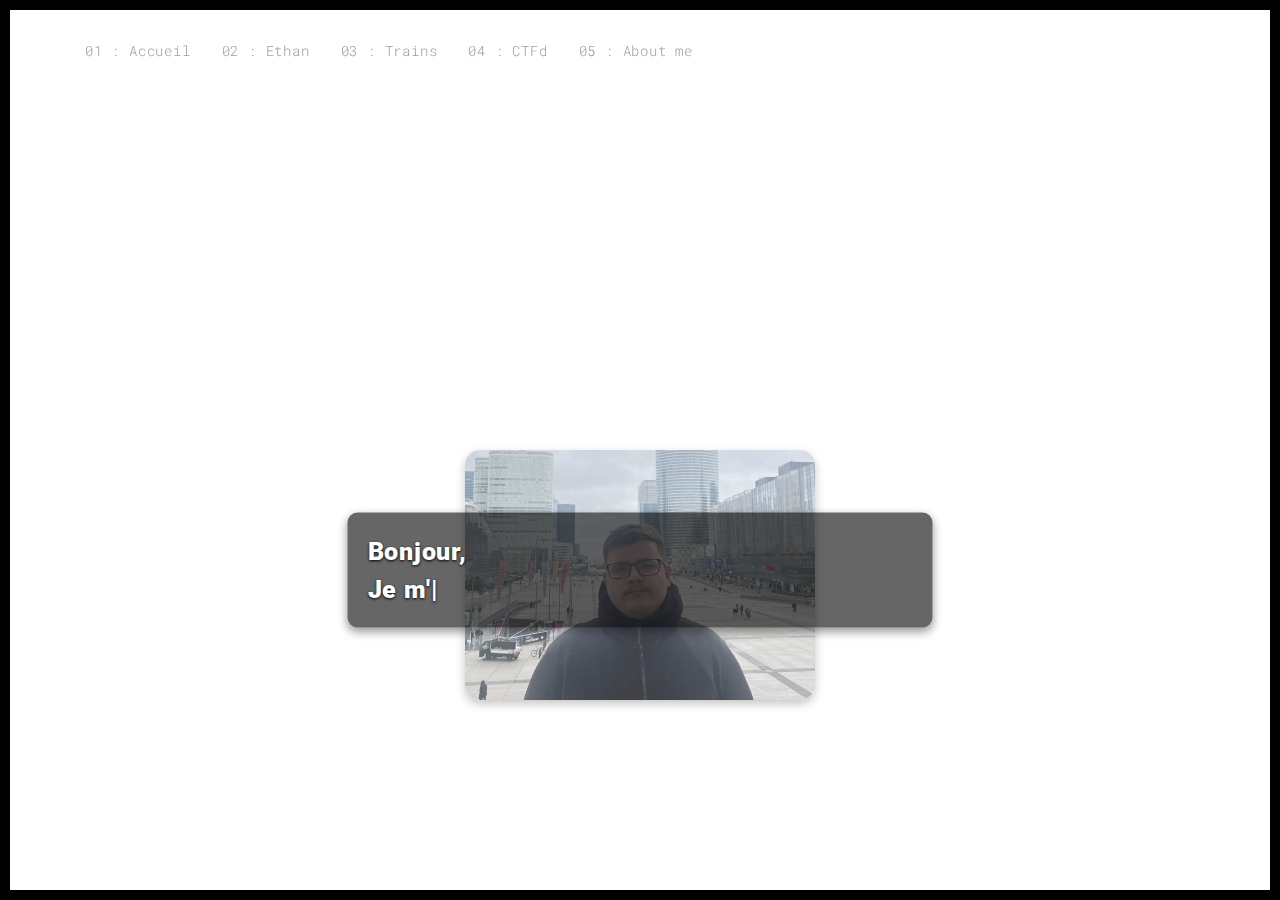
<file: index.html>
<!DOCTYPE html>
<html lang="en">

<head>
  <meta charset="UTF-8">
  <meta content="IE=edge" http-equiv="X-UA-Compatible">
  <meta content="width=device-width,initial-scale=1" name="viewport">
  <meta content="description" name="description">
  <meta name="google" content="notranslate" />
  <meta content="Mashup templates have been developped by Orson.io team" name="author">

  <!-- Disable tap highlight on IE -->
  <meta name="msapplication-tap-highlight" content="no">
  
  <link rel="apple-touch-icon" sizes="180x180" href="./assets/apple-icon-180x180.png">
  <link href="./assets/favicon.ico" rel="icon">

  <title>Portfolio-acceuil</title>

<link href="./main.3f6952e4.css" rel="stylesheet"></head>

<body class="minimal">
<div id="site-border-left"></div>
<div id="site-border-right"></div>
<div id="site-border-top"></div>
<div id="site-border-bottom"></div>
<!-- Add your content of header -->
<header>
  <nav class="navbar  navbar-fixed-top navbar-inverse">
    <div class="container">
        <button type="button" class="navbar-toggle collapsed" data-toggle="collapse" data-target="#navbar-collapse" aria-expanded="false">
          <span class="sr-only">Toggle navigation</span>
          <span class="icon-bar"></span>
          <span class="icon-bar"></span>
          <span class="icon-bar"></span>
        </button>

      <div class="collapse navbar-collapse" id="navbar-collapse">
        <ul class="nav navbar-nav ">
          <li><a href="./index.html" title="">01 : Accueil</a></li>
          <li><a href="./works.html" title="">02 : Ethan</a></li>
          <li><a href="./contact.html" title="">03 : Trains</a></li>
          <li><a href="./components.html" title="">04 : CTFd</a></li>
          <li><a href="./about.html" title="">05 : About me</a></li>
        </ul>


      </div> 
    </div>
  </nav>
</header>
<!-- Add your site or app content here -->
<div class="hero-full-container video-background-container white-text-container">
  <!-- Vidéo en arrière-plan -->
  <video autoplay loop muted playsinline class="video-background">
    <source src="https://i.giphy.com/media/v1.Y2lkPTc5MGI3NjExMzVxeDh6c2Iyb2pxeHZhZGJjNG41MXJscXR2ZWx5dDFqcWw2NzJnbCZlcD12MV9pbnRlcm5hbF9naWZfYnlfaWQmY3Q9Zw/sRFEa8lbeC7zbcIZZR/giphy.mp4" type="video/mp4">
    Votre navigateur ne supporte pas les vidéos HTML5.
  </video>

  <!-- Contenu de la page -->
  <div class="hero-full-container video-background-container white-text-container">
    <!-- Vidéo en arrière-plan -->
    <video autoplay loop muted playsinline class="video-background">
      <source src="https://i.giphy.com/media/v1.Y2lkPTc5MGI3NjExMzVxeDh6c2Iyb2pxeHZhZGJjNG41MXJscXR2ZWx5dDFqcWw2NzJnbCZlcD12MV9pbnRlcm5hbF9naWZfYnlfaWQmY3Q9Zw/sRFEa8lbeC7zbcIZZR/giphy.mp4" type="video/mp4">
      Votre navigateur ne supporte pas les vidéos HTML5.
    </video>

    <!-- Contenu de la page -->
    <div class="container">
      <div class="row">
        <div class="col-xs-12">
          <div class="hero-full-wrapper">
            <!-- Image au-dessus de l'encadrement -->
            <img src="./assets/images/profil2.jpg" alt="Profile Picture" class="profile-image">

            <!-- Encadrement noir semi-transparent -->
            <div class="text-overlay">
              <div class="text-content">
                <h1>Bonjour,<br>
                  <span id="typed-strings">
                  <span>Je m'apelle Omer Tilki</span>
                  <span>Développeur informatique</span>
                  <span>Actuellement étudiant</span>
                </span>
                  <span id="typed"></span>
                </h1>
              </div>
            </div>
          </div>
        </div>
      </div>
    </div>
  </div>




  <script>
  document.addEventListener("DOMContentLoaded", function (event) {
     type();
     movingBackgroundImage();
  });
</script>


<script type="text/javascript" src="./main.70a66962.js"></script></body>

</html>
</file>
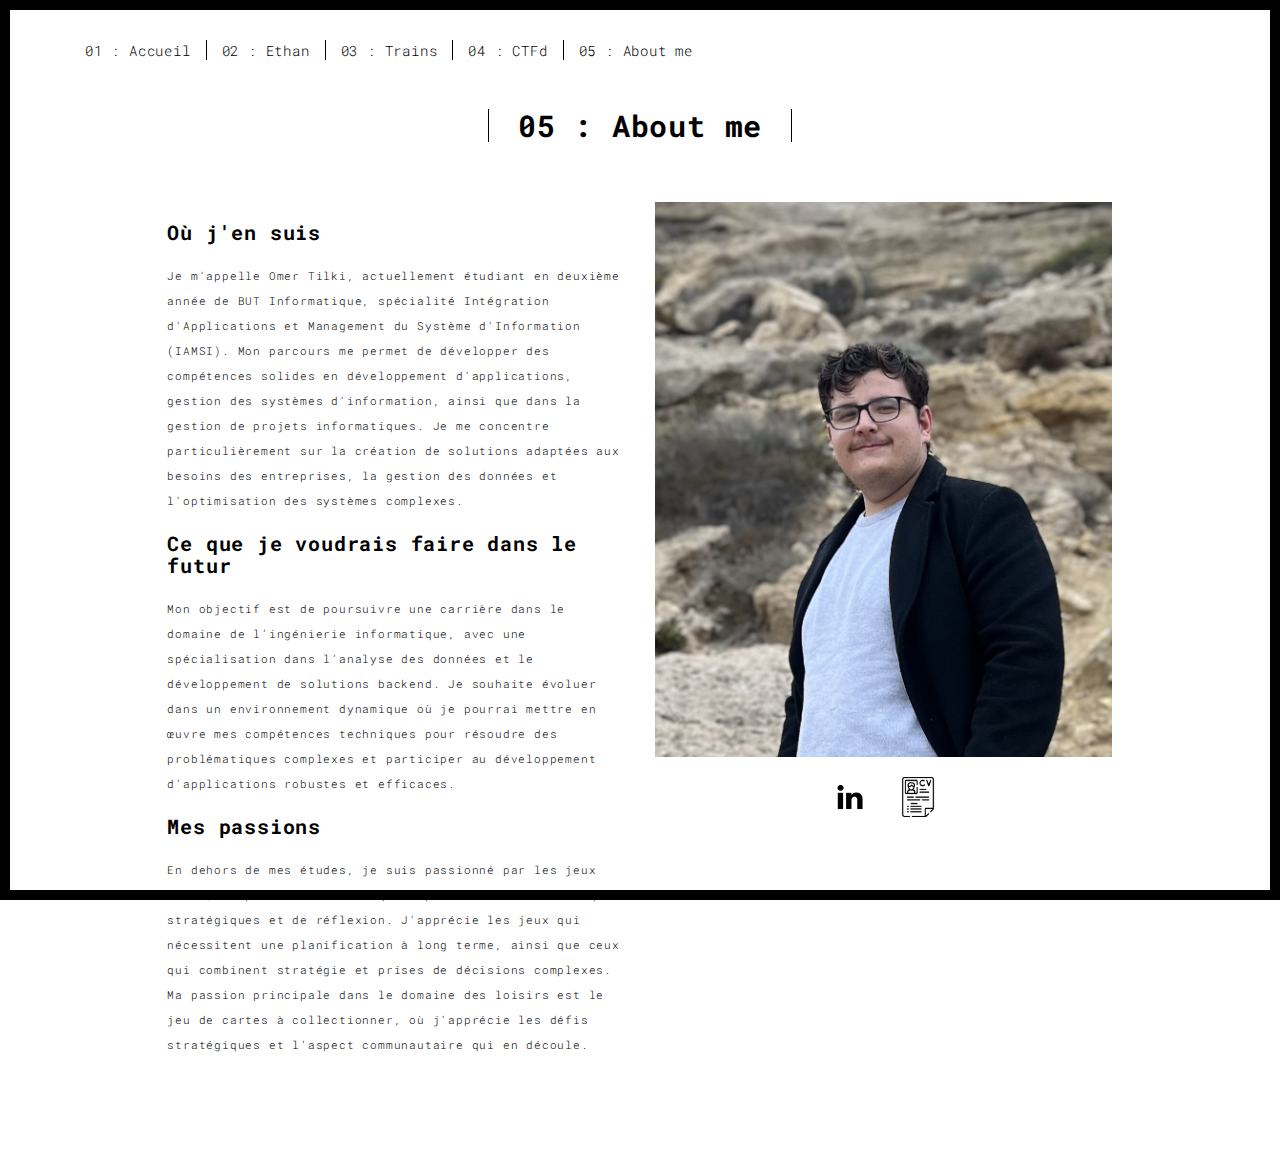
<file: about.html>
<!DOCTYPE html>
<html lang="en">

<head>
  <meta charset="UTF-8">
  <meta content="IE=edge" http-equiv="X-UA-Compatible">
  <meta content="width=device-width,initial-scale=1" name="viewport">
  <meta content="description" name="description">
  <meta name="google" content="notranslate" />
  <meta content="Mashup templates have been developped by Orson.io team" name="author">

  <!-- Disable tap highlight on IE -->
  <meta name="msapplication-tap-highlight" content="no">

  <link rel="apple-touch-icon" sizes="180x180" href="./assets/apple-icon-180x180.png">
  <link href="./assets/favicon.ico" rel="icon">

  <title>Portfolio-About me</title>

  <link href="./main.3f6952e4.css" rel="stylesheet">
</head>

<body class="">
<div id="site-border-left"></div>
<div id="site-border-right"></div>
<div id="site-border-top"></div>
<div id="site-border-bottom"></div>
<!-- Add your content of header -->
<header>
  <nav class="navbar  navbar-fixed-top navbar-default">
    <div class="container">
      <button type="button" class="navbar-toggle collapsed" data-toggle="collapse" data-target="#navbar-collapse" aria-expanded="false">
        <span class="sr-only">Toggle navigation</span>
        <span class="icon-bar"></span>
        <span class="icon-bar"></span>
        <span class="icon-bar"></span>
      </button>

      <div class="collapse navbar-collapse" id="navbar-collapse">
        <ul class="nav navbar-nav ">
          <li><a href="./index.html" title="">01 : Accueil</a></li>
          <li><a href="./works.html" title="">02 : Ethan</a></li>
          <li><a href="./contact.html" title="">03 : Trains</a></li>
          <li><a href="./components.html" title="">04 : CTFd</a></li>
          <li><a href="./about.html" title="">05 : About me</a></li>
        </ul>
      </div>
    </div>
  </nav>
</header>

<div class="section-container">
  <div class="container">
    <div class="row">
      <div class="col-xs-12">
        <div class="section-container-spacer text-center">
          <h1 class="h2">05 : About me</h1>
        </div>

        <div class="row">
          <div class="col-md-10 col-md-offset-1">
            <div class="row">
              <div class="col-xs-12 col-md-6">
                <h3>Où j'en suis</h3>
                <p>Je m'appelle Omer Tilki, actuellement étudiant en deuxième année de BUT Informatique, spécialité Intégration d'Applications et Management du Système d'Information (IAMSI). Mon parcours me permet de développer des compétences solides en développement d'applications, gestion des systèmes d'information, ainsi que dans la gestion de projets informatiques. Je me concentre particulièrement sur la création de solutions adaptées aux besoins des entreprises, la gestion des données et l'optimisation des systèmes complexes.</p>
                <h3>Ce que je voudrais faire dans le futur</h3>
                <p>Mon objectif est de poursuivre une carrière dans le domaine de l’ingénierie informatique, avec une spécialisation dans l’analyse des données et le développement de solutions backend. Je souhaite évoluer dans un environnement dynamique où je pourrai mettre en œuvre mes compétences techniques pour résoudre des problématiques complexes et participer au développement d’applications robustes et efficaces.</p>
                <h3>Mes passions</h3>
                <p>En dehors de mes études, je suis passionné par les jeux vidéo, en particulier ceux qui reposent sur des mécaniques stratégiques et de réflexion. J'apprécie les jeux qui nécessitent une planification à long terme, ainsi que ceux qui combinent stratégie et prises de décisions complexes. Ma passion principale dans le domaine des loisirs est le jeu de cartes à collectionner, où j'apprécie les défis stratégiques et l’aspect communautaire qui en découle.</p>
              </div>
              <div class="col-xs-12 col-md-6">
                <img src="./assets/images/profil.png" class="img-responsive" alt="">

                <!-- Social media links -->
                <div class="social-links" style="text-align: center; margin-top: 20px;">
                  <a href="https://fr.linkedin.com/in/omer-tilki-2289a62aa" target="_blank">
                    <img src="./assets/images/linkedin.png" alt="LinkedIn" style="width: 40px; margin: 0 10px;">
                  </a>
                  <a href="https://www.canva.com/design/DAGXZe__zgY/BCsaiBs_Jm8sZivnYI5jBQ/edit?utm_content=DAGXZe__zgY&utm_campaign=designshare&utm_medium=link2&utm_source=sharebutton" target="_blank">
                    <img src="./assets/images/CV-icon.png" alt="CV" style="width: 40px; margin: 0 10px;">
                  </a>
                </div>
              </div>
            </div>
          </div>
        </div>

      </div>
    </div>
  </div>
</div>

<footer class="footer-container text-center">
  <div class="container">
    <div class="row">
      <div class="col-xs-12">
      </div>
    </div>
  </div>
</footer>

</html>
</file>
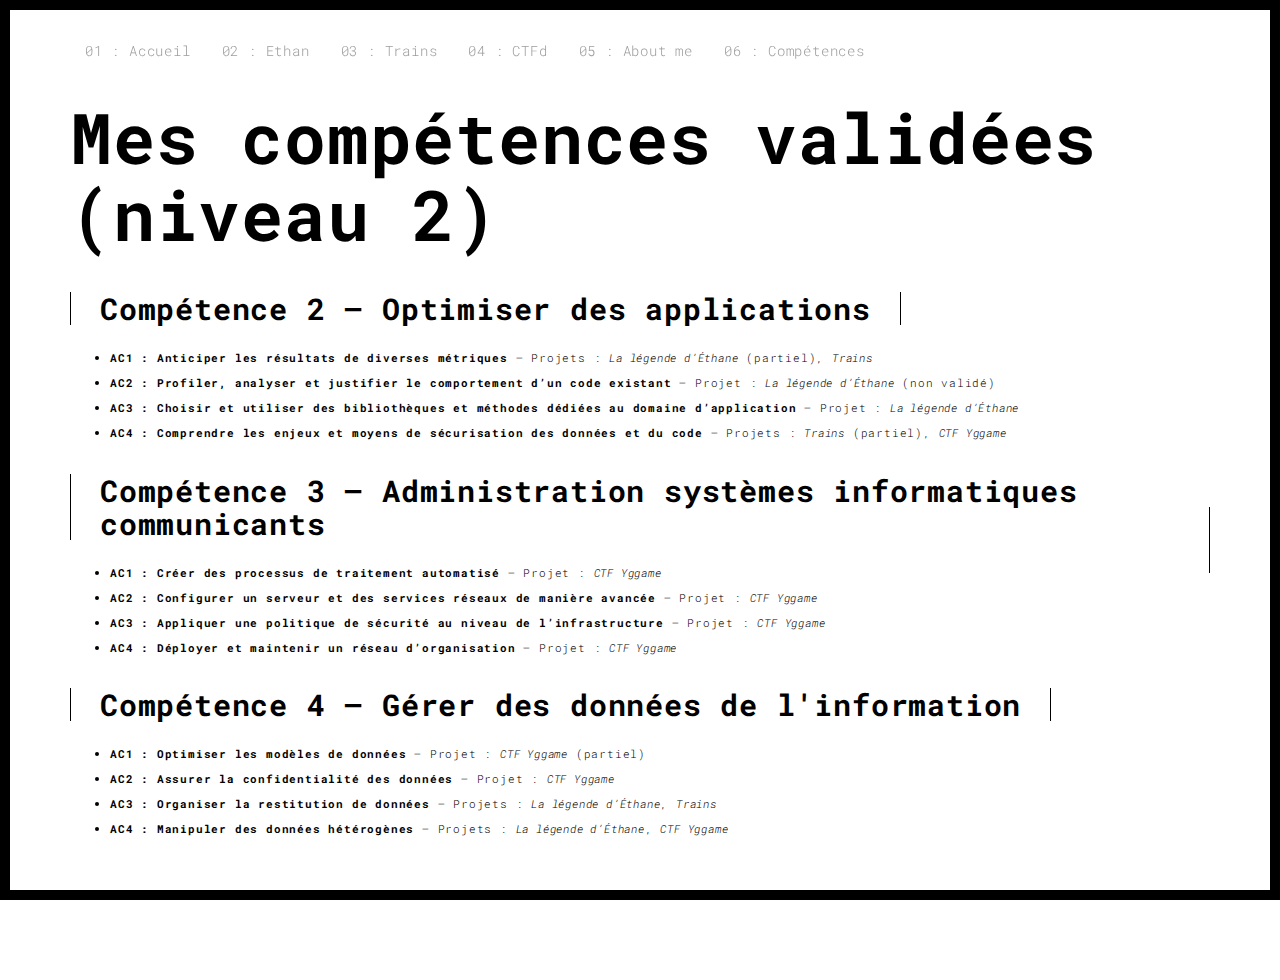
<file: Competence.html>
<!DOCTYPE html>
<html lang="en">

<head>
    <meta charset="UTF-8">
    <meta content="IE=edge" http-equiv="X-UA-Compatible">
    <meta content="width=device-width,initial-scale=1" name="viewport">
    <title>Portfolio - Compétences</title>
    <link href="./main.3f6952e4.css" rel="stylesheet">
</head>

<body class="minimal">
<div id="site-border-left"></div>
<div id="site-border-right"></div>
<div id="site-border-top"></div>
<div id="site-border-bottom"></div>

<header>
    <nav class="navbar navbar-fixed-top navbar-inverse">
        <div class="container">
            <button type="button" class="navbar-toggle collapsed" data-toggle="collapse" data-target="#navbar-collapse" aria-expanded="false">
                <span class="sr-only">Toggle navigation</span>
                <span class="icon-bar"></span>
                <span class="icon-bar"></span>
                <span class="icon-bar"></span>
            </button>

            <div class="collapse navbar-collapse" id="navbar-collapse">
                <ul class="nav navbar-nav ">
                    <li><a href="./index.html" title="">01 : Accueil</a></li>
                    <li><a href="./works.html" title="">02 : Ethan</a></li>
                    <li><a href="./contact.html" title="">03 : Trains</a></li>
                    <li><a href="./components.html" title="">04 : CTFd</a></li>
                    <li><a href="./about.html" title="">05 : About me</a></li>
                    <li><a href="./competences.html" title="">06 : Compétences</a></li>
                </ul>
            </div>
        </div>
    </nav>
</header>

<main class="container" style="margin-top:80px; margin-bottom:50px;">
    <h1>Mes compétences validées (niveau 2)</h1>

    <section>
        <h2>Compétence 2 – Optimiser des applications</h2>
        <ul>
            <li><strong>AC1 : Anticiper les résultats de diverses métriques</strong> – Projets : <em>La légende d’Éthane</em> (partiel), <em>Trains</em></li>
            <li><strong>AC2 : Profiler, analyser et justifier le comportement d’un code existant</strong> – Projet : <em>La légende d’Éthane</em> (non validé)</li>
            <li><strong>AC3 : Choisir et utiliser des bibliothèques et méthodes dédiées au domaine d’application</strong> – Projet : <em>La légende d’Éthane</em></li>
            <li><strong>AC4 : Comprendre les enjeux et moyens de sécurisation des données et du code</strong> – Projets : <em>Trains</em> (partiel), <em>CTF Yggame</em></li>
        </ul>
    </section>

    <section>
        <h2>Compétence 3 – Administration systèmes informatiques communicants</h2>
        <ul>
            <li><strong>AC1 : Créer des processus de traitement automatisé</strong> – Projet : <em>CTF Yggame</em></li>
            <li><strong>AC2 : Configurer un serveur et des services réseaux de manière avancée</strong> – Projet : <em>CTF Yggame</em></li>
            <li><strong>AC3 : Appliquer une politique de sécurité au niveau de l’infrastructure</strong> – Projet : <em>CTF Yggame</em></li>
            <li><strong>AC4 : Déployer et maintenir un réseau d’organisation</strong> – Projet : <em>CTF Yggame</em></li>
        </ul>
    </section>

    <section>
        <h2>Compétence 4 – Gérer des données de l'information</h2>
        <ul>
            <li><strong>AC1 : Optimiser les modèles de données</strong> – Projet : <em>CTF Yggame</em> (partiel)</li>
            <li><strong>AC2 : Assurer la confidentialité des données</strong> – Projet : <em>CTF Yggame</em></li>
            <li><strong>AC3 : Organiser la restitution de données</strong> – Projets : <em>La légende d’Éthane</em>, <em>Trains</em></li>
            <li><strong>AC4 : Manipuler des données hétérogènes</strong> – Projets : <em>La légende d’Éthane</em>, <em>CTF Yggame</em></li>
        </ul>
    </section>

</main>

<script type="text/javascript" src="./main.70a66962.js"></script>
</body>

</html>
</file>
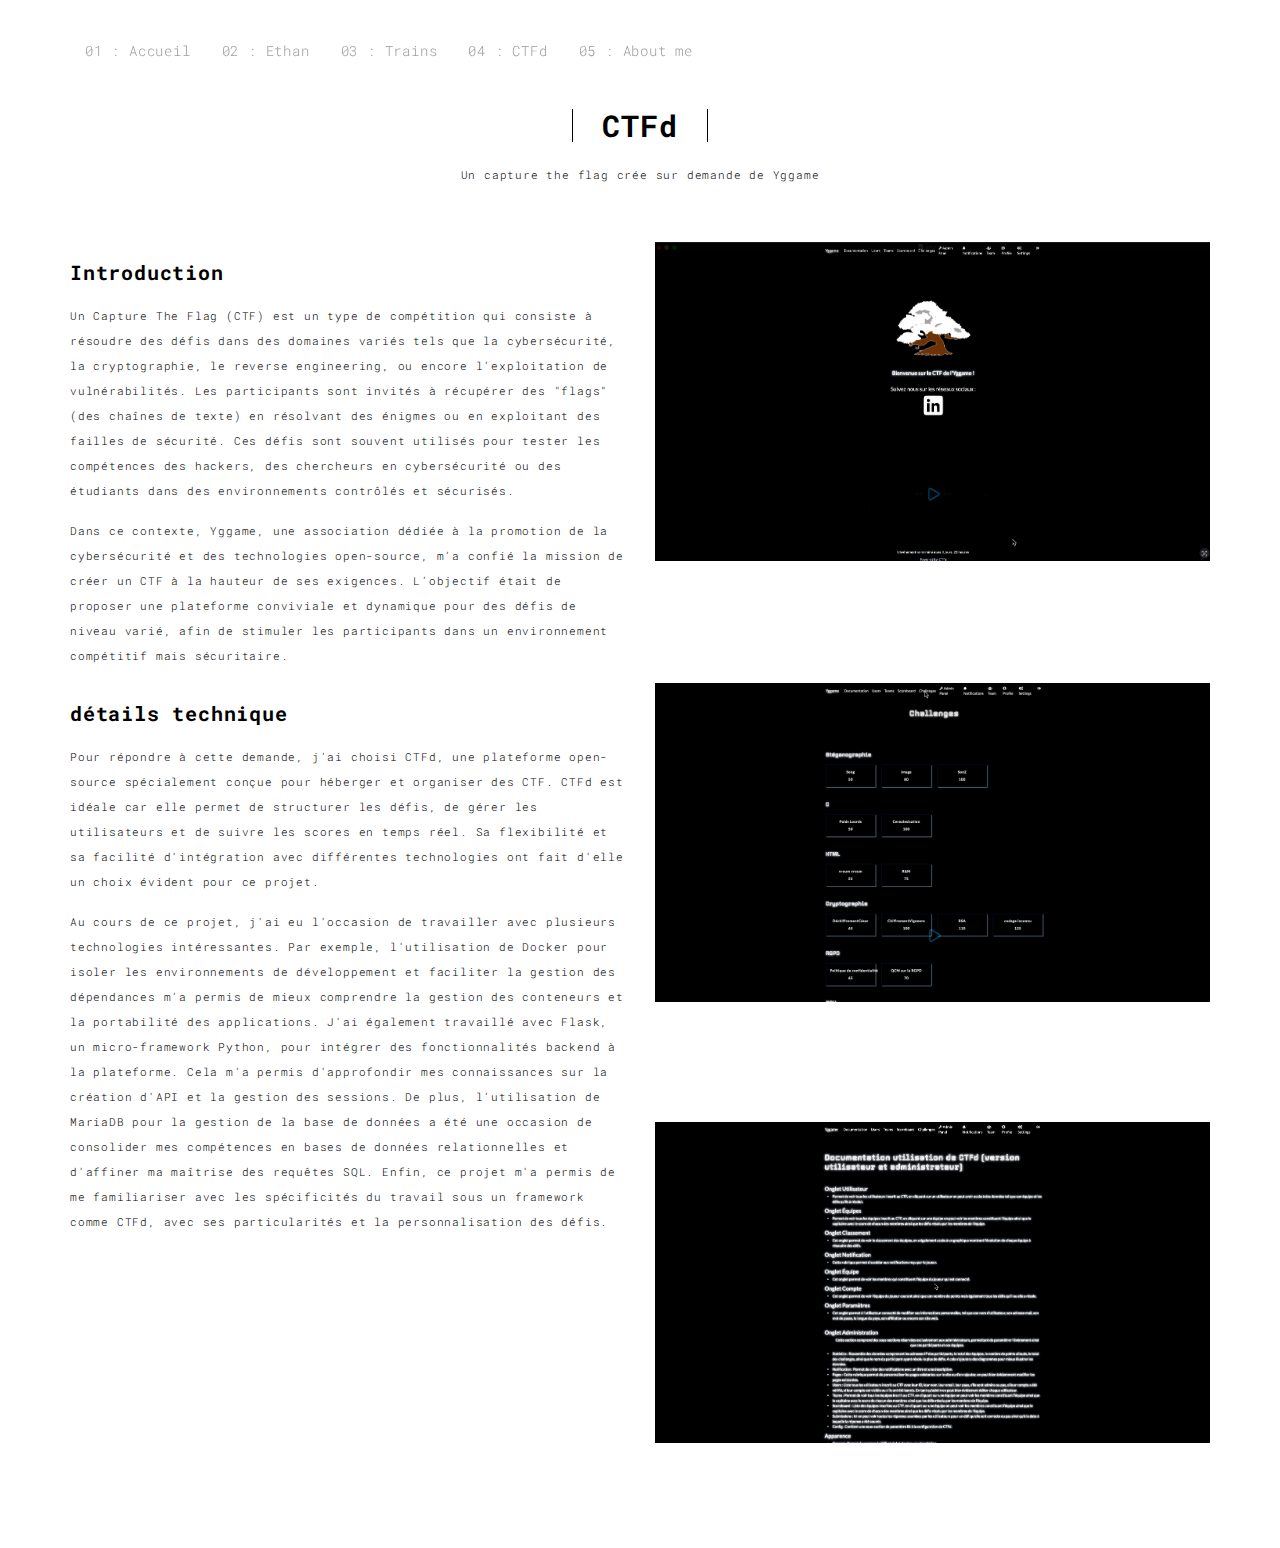
<file: components.html>
<!DOCTYPE html>
<html lang="en">

<head>
  <meta charset="UTF-8">
  <meta content="IE=edge" http-equiv="X-UA-Compatible">
  <meta content="width=device-width,initial-scale=1" name="viewport">
  <meta content="description" name="description">
  <meta name="google" content="notranslate" />
  <meta content="Mashup templates have been developed by Orson.io team" name="author">

  <!-- Disable tap highlight on IE -->
  <meta name="msapplication-tap-highlight" content="no">

  <link rel="apple-touch-icon" sizes="180x180" href="./assets/apple-icon-180x180.png">
  <link href="./assets/favicon.ico" rel="icon">

  <title>Portfolio-CTFd</title>

  <link href="./main.3f6952e4.css" rel="stylesheet">
</head>

<body>
<header>
  <nav class="navbar navbar-fixed-top navbar-inverse">
    <div class="container">
      <button type="button" class="navbar-toggle collapsed" data-toggle="collapse" data-target="#navbar-collapse" aria-expanded="false">
        <span class="sr-only">Toggle navigation</span>
        <span class="icon-bar"></span>
        <span class="icon-bar"></span>
        <span class="icon-bar"></span>
      </button>

      <div class="collapse navbar-collapse" id="navbar-collapse">
        <ul class="nav navbar-nav ">
          <li><a href="./index.html" title="">01 : Accueil</a></li>
          <li><a href="./works.html" title="">02 : Ethan</a></li>
          <li><a href="./contact.html" title="">03 : Trains</a></li>
          <li><a href="./components.html" title="">04 : CTFd</a></li>
          <li><a href="./about.html" title="">05 : About me</a></li>
        </ul>


      </div>
    </div>
  </nav>
</header>

<div class="section-container">
  <div class="container">
    <div class="row">
      <div class="col-sm-12 text-center section-container-spacer">
        <h1 class="h2">CTFd</h1>
        <p>Un capture the flag crée sur demande de Yggame</p>
      </div>

      <div class="col-sm-6">
        <h3>Introduction</h3>
        <p>
          Un Capture The Flag (CTF) est un type de compétition qui consiste à résoudre des défis dans des domaines variés tels que la cybersécurité, la cryptographie, le reverse engineering, ou encore l’exploitation de vulnérabilités. Les participants sont invités à récupérer des "flags" (des chaînes de texte) en résolvant des énigmes ou en exploitant des failles de sécurité. Ces défis sont souvent utilisés pour tester les compétences des hackers, des chercheurs en cybersécurité ou des étudiants dans des environnements contrôlés et sécurisés.
        </p>
        <p>
          Dans ce contexte, Yggame, une association dédiée à la promotion de la cybersécurité et des technologies open-source, m’a confié la mission de créer un CTF à la hauteur de ses exigences. L’objectif était de proposer une plateforme conviviale et dynamique pour des défis de niveau varié, afin de stimuler les participants dans un environnement compétitif mais sécuritaire.        </p>
      </p>
      </div>
      <div class="col-sm-6">
        <img src="./assets/images/ctfd-acceuil.png" alt="Project Screenshot" class="img-responsive">
      </div>
    </div>

    <div class="row">
      <div class="col-sm-6">
        <h3>détails technique</h3>
        <p>
          Pour répondre à cette demande, j’ai choisi CTFd, une plateforme open-source spécialement conçue pour héberger et organiser des CTF. CTFd est idéale car elle permet de structurer les défis, de gérer les utilisateurs et de suivre les scores en temps réel. Sa flexibilité et sa facilité d'intégration avec différentes technologies ont fait d'elle un choix évident pour ce projet.
        </p>
        <p>
          Au cours de ce projet, j'ai eu l'occasion de travailler avec plusieurs technologies intéressantes. Par exemple, l'utilisation de Docker pour isoler les environnements de développement et faciliter la gestion des dépendances m’a permis de mieux comprendre la gestion des conteneurs et la portabilité des applications. J'ai également travaillé avec Flask, un micro-framework Python, pour intégrer des fonctionnalités backend à la plateforme. Cela m’a permis d'approfondir mes connaissances sur la création d'API et la gestion des sessions. De plus, l’utilisation de MariaDB pour la gestion de la base de données a été une occasion de consolider mes compétences en bases de données relationnelles et d'affiner ma maîtrise des requêtes SQL. Enfin, ce projet m'a permis de me familiariser avec les spécificités du travail sous un framework comme CTFd, avec ses particularités et la personnalisation des défis.
        </p>
      </div>
      <div class="col-sm-6">
        <img src="./assets/images/ctfd-challenges.png" alt="Project Screenshot" class="img-responsive">
      </div>
      <div class="col-sm-6"  style="margin-top: 120px;">
        <img src="./assets/images/ctfd-doc.png" alt="Project Screenshot" class="img-responsive">
      </div>
    </div>
  </div>
</div>

<footer class="footer-container text-center">
  <div class="container">
    <div class="row">
      <div class="col-xs-12">
        <p></a></p>
      </div>
    </div>
  </div>
</footer>
</body>

</html>
</file>
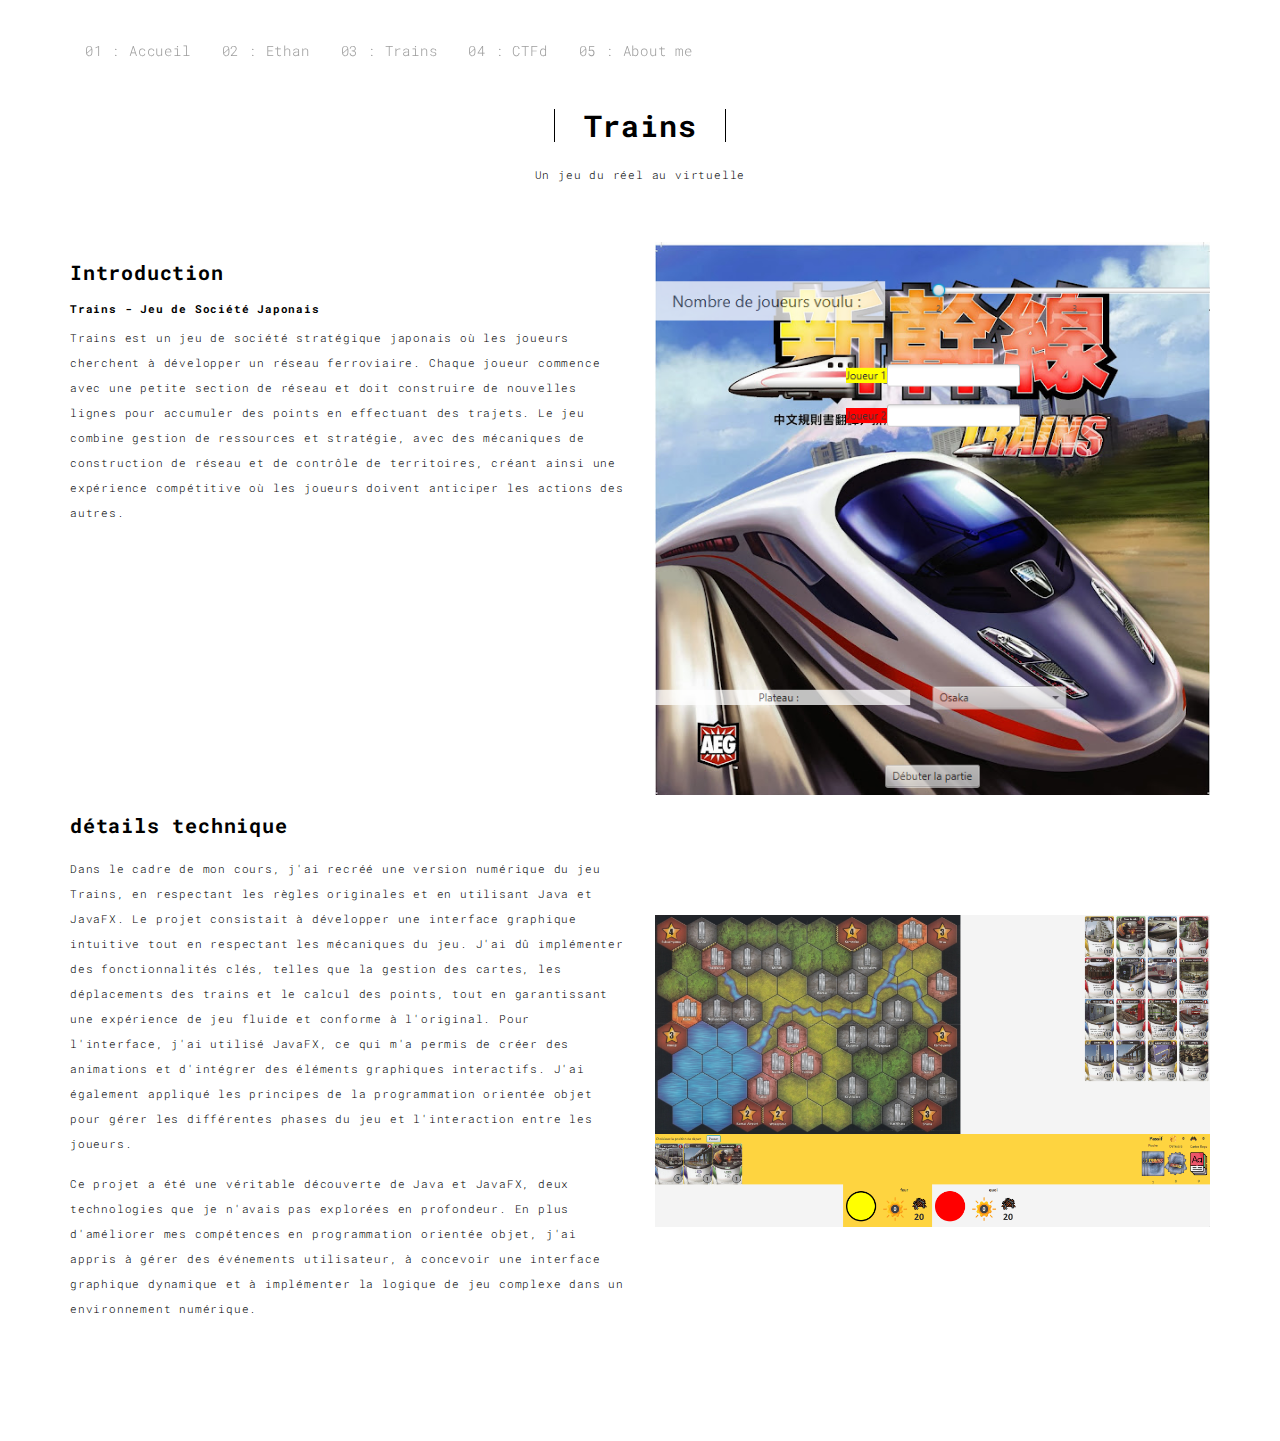
<file: contact.html>
<!DOCTYPE html>
<html lang="en">

<head>
  <meta charset="UTF-8">
  <meta content="IE=edge" http-equiv="X-UA-Compatible">
  <meta content="width=device-width,initial-scale=1" name="viewport">
  <meta content="description" name="description">
  <meta name="google" content="notranslate" />
  <meta content="Mashup templates have been developed by Orson.io team" name="author">

  <!-- Disable tap highlight on IE -->
  <meta name="msapplication-tap-highlight" content="no">

  <link rel="apple-touch-icon" sizes="180x180" href="./assets/apple-icon-180x180.png">
  <link href="./assets/favicon.ico" rel="icon">

  <title>Portfolio-Trains</title>

  <link href="./main.3f6952e4.css" rel="stylesheet">
</head>

<body>
<header>
  <nav class="navbar navbar-fixed-top navbar-inverse">
    <div class="container">
      <button type="button" class="navbar-toggle collapsed" data-toggle="collapse" data-target="#navbar-collapse" aria-expanded="false">
        <span class="sr-only">Toggle navigation</span>
        <span class="icon-bar"></span>
        <span class="icon-bar"></span>
        <span class="icon-bar"></span>
      </button>

      <div class="collapse navbar-collapse" id="navbar-collapse">
        <ul class="nav navbar-nav ">
          <li><a href="./index.html" title="">01 : Accueil</a></li>
          <li><a href="./works.html" title="">02 : Ethan</a></li>
          <li><a href="./contact.html" title="">03 : Trains</a></li>
          <li><a href="./components.html" title="">04 : CTFd</a></li>
          <li><a href="./about.html" title="">05 : About me</a></li>
        </ul>


      </div>
    </div>
  </nav>
</header>

<div class="section-container">
  <div class="container">
    <div class="row">
      <div class="col-sm-12 text-center section-container-spacer">
        <h1 class="h2">Trains</h1>
        <p>Un jeu du réel au virtuelle</p>
      </div>

      <div class="col-sm-6">
        <h3>Introduction</h3>
        <h4>
          Trains - Jeu de Société Japonais
        </h4>
        <p>
          Trains est un jeu de société stratégique japonais où les joueurs cherchent à développer un réseau ferroviaire. Chaque joueur commence avec une petite section de réseau et doit construire de nouvelles lignes pour accumuler des points en effectuant des trajets. Le jeu combine gestion de ressources et stratégie, avec des mécaniques de construction de réseau et de contrôle de territoires, créant ainsi une expérience compétitive où les joueurs doivent anticiper les actions des autres.
        </p>
      </div>
      <div class="col-sm-6">
        <img src="./assets/images/Trains-acceuil.png" alt="Project Screenshot" class="img-responsive">
      </div>
    </div>

    <div class="row">
      <div class="col-sm-6">
        <h3>détails technique</h3>
        <p>
          Dans le cadre de mon cours, j'ai recréé une version numérique du jeu Trains, en respectant les règles originales et en utilisant Java et JavaFX. Le projet consistait à développer une interface graphique intuitive tout en respectant les mécaniques du jeu. J'ai dû implémenter des fonctionnalités clés, telles que la gestion des cartes, les déplacements des trains et le calcul des points, tout en garantissant une expérience de jeu fluide et conforme à l'original.

          Pour l'interface, j'ai utilisé JavaFX, ce qui m'a permis de créer des animations et d'intégrer des éléments graphiques interactifs. J'ai également appliqué les principes de la programmation orientée objet pour gérer les différentes phases du jeu et l'interaction entre les joueurs.
        </p>
        <p>
          Ce projet a été une véritable découverte de Java et JavaFX, deux technologies que je n'avais pas explorées en profondeur. En plus d'améliorer mes compétences en programmation orientée objet, j'ai appris à gérer des événements utilisateur, à concevoir une interface graphique dynamique et à implémenter la logique de jeu complexe dans un environnement numérique.
        </p>
      </div>
      <div class="col-sm-6" style="margin-top: 120px;">
      <img src="./assets/images/Trains-inter.png" alt="Project Screenshot" class="img-responsive">
    </div>
  </div>
</div>
</div>

<footer class="footer-container text-center">
  <div class="container">
    <div class="row">
      <div class="col-xs-12">
        <p></a></p>
      </div>
    </div>
  </div>
</footer>
</body>

</html>
</file>
<file: main.3f6952e4.css>
@import url(https://fonts.googleapis.com/css?family=Roboto:900|Roboto+Mono:300,400,700);@import url(https://maxcdn.bootstrapcdn.com/font-awesome/4.7.0/css/font-awesome.min.css);/*!
 * Bootstrap v3.3.7 (http://getbootstrap.com)
 * Copyright 2011-2016 Twitter, Inc.
 * Licensed under MIT (https://github.com/twbs/bootstrap/blob/master/LICENSE)
 */
/*! normalize.css v3.0.3 | MIT License | github.com/necolas/normalize.css */html{font-family:sans-serif;-ms-text-size-adjust:100%;-webkit-text-size-adjust:100%}
body{margin:0}
article,aside,details,figcaption,figure,footer,header,hgroup,main,menu,nav,section,summary
{display:block}
audio,canvas,progress,video
{display:inline-block;vertical-align:baseline}
audio:not([controls])
{display:none;height:0}
[hidden],template
{display:none}
a
{background-color:transparent}
a:active,a:hover
{outline:0}
abbr[title]
{border-bottom:1px dotted}
b,strong
{font-weight:700}
dfn
{font-style:italic}
h1
{font-size:2em;margin:.67em 0}
mark
{background:#ff0;color:#000}
small
{font-size:80%}
sub,sup
{font-size:75%;line-height:0;position:relative;vertical-align:baseline}
sup
{top:-.5em}
sub
{bottom:-.25em}
img
{border:0}
svg:not(:root)
{overflow:hidden}
figure
{margin:1em 40px}
hr
{box-sizing:content-box;height:0}
pre
{overflow:auto}
code,kbd,pre,samp
{font-family:monospace,monospace;font-size:1em}
button,input,optgroup,select,textarea
{color:inherit;font:inherit;margin:0}
button
{overflow:visible}
button,select
{text-transform:none}
button,html input[type=button],input[type=reset],input[type=submit]
{-webkit-appearance:button;cursor:pointer}
button[disabled],html input[disabled]
{cursor:default}
button::-moz-focus-inner,input::-moz-focus-inner
{border:0;padding:0}
input
{line-height:normal}
input[type=checkbox],input[type=radio]
{box-sizing:border-box;padding:0}
input[type=number]::-webkit-inner-spin-button,input[type=number]::-webkit-outer-spin-button
{height:auto}
input[type=search]
{-webkit-appearance:textfield;box-sizing:content-box}
input[type=search]::-webkit-search-cancel-button,input[type=search]::-webkit-search-decoration
{-webkit-appearance:none}
fieldset
{border:1px solid silver;margin:0 2px;padding:.35em .625em .75em}
textarea
{overflow:auto}
optgroup
{font-weight:700}
table
{border-collapse:collapse;border-spacing:0}
td,th
{padding:0}

/*! Source: https://github.com/h5bp/html5-boilerplate/blob/master/src/css/main.css */@media print{*,:after,:before{background:transparent!important;color:#000!important;box-shadow:none!important;text-shadow:none!important}a,a:visited{text-decoration:underline}a[href]:after{content:" (" attr(href) ")"}abbr[title]:after{content:" (" attr(title) ")"}a[href^="#"]:after,a[href^="javascript:"]:after{content:""}blockquote,pre{border:1px solid #999;page-break-inside:avoid}thead{display:table-header-group}img,tr{page-break-inside:avoid}img{max-width:100%!important}h2,h3,p{orphans:3;widows:3}h2,h3{page-break-after:avoid}.navbar{display:none}.btn>.caret,.dropup>.btn>.caret{border-top-color:#000!important}.label{border:1px solid #000}.table{border-collapse:collapse!important}.table td,.table th{background-color:#fff!important}.table-bordered td,.table-bordered th{border:1px solid #ddd!important}}*,:after,:before{-webkit-box-sizing:border-box;-moz-box-sizing:border-box;box-sizing:border-box}html{font-size:10px;-webkit-tap-highlight-color:transparent}body{font-family:Roboto Mono,Helvetica,Arial,sans-serif;font-size:11px;line-height:1.78;color:#000;background-color:#fff}button,input,select,textarea{font-family:inherit;font-size:inherit;line-height:inherit}a{color:#001aff;text-decoration:none}a:focus,a:hover{color:#0012b3;text-decoration:underline}a:focus{outline:5px auto -webkit-focus-ring-color;outline-offset:-2px}figure{margin:0}img{vertical-align:middle}.img-responsive{display:block;max-width:100%;height:auto}.img-rounded{border-radius:0}.img-thumbnail{padding:4px;line-height:1.78;background-color:#fff;border:1px solid #ddd;border-radius:0;-webkit-transition:all .2s ease-in-out;-o-transition:all .2s ease-in-out;transition:all .2s ease-in-out;display:inline-block;max-width:100%;height:auto}.img-circle{border-radius:50%}hr{margin-top:19px;margin-bottom:19px;border:0;border-top:1px solid #eee}.sr-only{position:absolute;width:1px;height:1px;margin:-1px;padding:0;overflow:hidden;clip:rect(0,0,0,0);border:0}.sr-only-focusable:active,.sr-only-focusable:focus{position:static;width:auto;height:auto;margin:0;overflow:visible;clip:auto}[role=button]{cursor:pointer}.h1,.h2,.h3,.h4,.h5,.h6,h1,h2,h3,h4,h5,h6{font-family:Roboto Mono,Helvetica,Arial,sans-serif;font-weight:700;line-height:1.1;color:#000}.h1 .small,.h1 small,.h2 .small,.h2 small,.h3 .small,.h3 small,.h4 .small,.h4 small,.h5 .small,.h5 small,.h6 .small,.h6 small,h1 .small,h1 small,h2 .small,h2 small,h3 .small,h3 small,h4 .small,h4 small,h5 .small,h5 small,h6 .small,h6 small{font-weight:400;line-height:1;color:#777}.h1,.h2,.h3,h1,h2,h3{margin-top:19px;margin-bottom:9.5px}.h1 .small,.h1 small,.h2 .small,.h2 small,.h3 .small,.h3 small,h1 .small,h1 small,h2 .small,h2 small,h3 .small,h3 small{font-size:65%}.h4,.h5,.h6,h4,h5,h6{margin-top:9.5px;margin-bottom:9.5px}.h4 .small,.h4 small,.h5 .small,.h5 small,.h6 .small,.h6 small,h4 .small,h4 small,h5 .small,h5 small,h6 .small,h6 small{font-size:75%}.h1,h1{font-size:70px}.h2,h2{font-size:30px}.h3,h3{font-size:20px}.h4,.h5,h4,h5{font-size:11px}.h6,h6{font-size:10px}p{margin:0 0 9.5px}.lead{margin-bottom:19px;font-size:12px;font-weight:300;line-height:1.4}@media (min-width:768px){.lead{font-size:16.5px}}.small,small{font-size:90%}.mark,mark{background-color:#fcf8e3;padding:.2em}.text-left{text-align:left}.text-right{text-align:right}.text-center{text-align:center}.text-justify{text-align:justify}.text-nowrap{white-space:nowrap}.text-lowercase{text-transform:lowercase}.initialism,.text-uppercase{text-transform:uppercase}.text-capitalize{text-transform:capitalize}.text-muted{color:#777}.text-primary{color:#001aff}a.text-primary:focus,a.text-primary:hover{color:#0015cc}.text-success{color:#fff}a.text-success:focus,a.text-success:hover{color:#e6e6e6}.text-info{color:#31708f}a.text-info:focus,a.text-info:hover{color:#245269}.text-warning{color:#8a6d3b}a.text-warning:focus,a.text-warning:hover{color:#66512c}.text-danger{color:#fff}a.text-danger:focus,a.text-danger:hover{color:#e6e6e6}.bg-primary{color:#fff;background-color:#001aff}a.bg-primary:focus,a.bg-primary:hover{background-color:#0015cc}.bg-success,a.bg-success:focus,a.bg-success:hover{background-color:#000}.bg-info{background-color:#d9edf7}a.bg-info:focus,a.bg-info:hover{background-color:#afd9ee}.bg-warning{background-color:#fcf8e3}a.bg-warning:focus,a.bg-warning:hover{background-color:#f7ecb5}.bg-danger{background-color:red}a.bg-danger:focus,a.bg-danger:hover{background-color:#c00}.page-header{padding-bottom:8.5px;margin:38px 0 19px;border-bottom:1px solid #eee}ol,ul{margin-top:0;margin-bottom:9.5px}ol ol,ol ul,ul ol,ul ul{margin-bottom:0}.list-inline,.list-unstyled{padding-left:0;list-style:none}.list-inline{margin-left:-5px}.list-inline>li{display:inline-block;padding-left:5px;padding-right:5px}dl{margin-top:0;margin-bottom:19px}dd,dt{line-height:1.78}dt{font-weight:700}dd{margin-left:0}.dl-horizontal dd:after,.dl-horizontal dd:before{content:" ";display:table}.dl-horizontal dd:after{clear:both}@media (min-width:768px){.dl-horizontal dt{float:left;width:160px;clear:left;text-align:right;overflow:hidden;text-overflow:ellipsis;white-space:nowrap}.dl-horizontal dd{margin-left:180px}}abbr[data-original-title],abbr[title]{cursor:help;border-bottom:1px dotted #777}.initialism{font-size:90%}blockquote{padding:9.5px 19px;margin:0 0 19px;font-size:13.75px;border-left:5px solid #eee}blockquote ol:last-child,blockquote p:last-child,blockquote ul:last-child{margin-bottom:0}blockquote .small,blockquote footer,blockquote small{display:block;font-size:80%;line-height:1.78;color:#777}blockquote .small:before,blockquote footer:before,blockquote small:before{content:"\2014   \A0"}.blockquote-reverse,blockquote.pull-right{padding-right:15px;padding-left:0;border-right:5px solid #eee;border-left:0;text-align:right}.blockquote-reverse .small:before,.blockquote-reverse footer:before,.blockquote-reverse small:before,blockquote.pull-right .small:before,blockquote.pull-right footer:before,blockquote.pull-right small:before{content:""}.blockquote-reverse .small:after,.blockquote-reverse footer:after,.blockquote-reverse small:after,blockquote.pull-right .small:after,blockquote.pull-right footer:after,blockquote.pull-right small:after{content:"\A0   \2014"}address{margin-bottom:19px;font-style:normal;line-height:1.78}code,kbd,pre,samp{font-family:Menlo,Monaco,Consolas,Courier New,monospace}code{color:#c7254e;background-color:#f9f2f4}code,kbd{padding:2px 4px;font-size:90%;border-radius:0}kbd{color:#fff;background-color:#333;box-shadow:inset 0 -1px 0 rgba(0,0,0,.25)}kbd kbd{padding:0;font-size:100%;font-weight:700;box-shadow:none}pre{display:block;padding:9px;margin:0 0 9.5px;font-size:10px;line-height:1.78;word-break:break-all;word-wrap:break-word;color:#333;background-color:#f5f5f5;border:1px solid #ccc;border-radius:0}pre code{padding:0;font-size:inherit;color:inherit;white-space:pre-wrap;background-color:transparent;border-radius:0}.pre-scrollable{max-height:340px;overflow-y:scroll}.container{margin-right:auto;margin-left:auto;padding-left:15px;padding-right:15px}.container:after,.container:before{content:" ";display:table}.container:after{clear:both}@media (min-width:768px){.container{width:750px}}@media (min-width:992px){.container{width:970px}}@media (min-width:1200px){.container{width:1170px}}.container-fluid{margin-right:auto;margin-left:auto;padding-left:15px;padding-right:15px}.container-fluid:after,.container-fluid:before{content:" ";display:table}.container-fluid:after{clear:both}.row{margin-left:-15px;margin-right:-15px}.row:after,.row:before{content:" ";display:table}.row:after{clear:both}.col-lg-1,.col-lg-2,.col-lg-3,.col-lg-4,.col-lg-5,.col-lg-6,.col-lg-7,.col-lg-8,.col-lg-9,.col-lg-10,.col-lg-11,.col-lg-12,.col-md-1,.col-md-2,.col-md-3,.col-md-4,.col-md-5,.col-md-6,.col-md-7,.col-md-8,.col-md-9,.col-md-10,.col-md-11,.col-md-12,.col-sm-1,.col-sm-2,.col-sm-3,.col-sm-4,.col-sm-5,.col-sm-6,.col-sm-7,.col-sm-8,.col-sm-9,.col-sm-10,.col-sm-11,.col-sm-12,.col-xs-1,.col-xs-2,.col-xs-3,.col-xs-4,.col-xs-5,.col-xs-6,.col-xs-7,.col-xs-8,.col-xs-9,.col-xs-10,.col-xs-11,.col-xs-12{position:relative;min-height:1px;padding-left:15px;padding-right:15px}.col-xs-1,.col-xs-2,.col-xs-3,.col-xs-4,.col-xs-5,.col-xs-6,.col-xs-7,.col-xs-8,.col-xs-9,.col-xs-10,.col-xs-11,.col-xs-12{float:left}.col-xs-1{width:8.33333%}.col-xs-2{width:16.66667%}.col-xs-3{width:25%}.col-xs-4{width:33.33333%}.col-xs-5{width:41.66667%}.col-xs-6{width:50%}.col-xs-7{width:58.33333%}.col-xs-8{width:66.66667%}.col-xs-9{width:75%}.col-xs-10{width:83.33333%}.col-xs-11{width:91.66667%}.col-xs-12{width:100%}.col-xs-pull-0{right:auto}.col-xs-pull-1{right:8.33333%}.col-xs-pull-2{right:16.66667%}.col-xs-pull-3{right:25%}.col-xs-pull-4{right:33.33333%}.col-xs-pull-5{right:41.66667%}.col-xs-pull-6{right:50%}.col-xs-pull-7{right:58.33333%}.col-xs-pull-8{right:66.66667%}.col-xs-pull-9{right:75%}.col-xs-pull-10{right:83.33333%}.col-xs-pull-11{right:91.66667%}.col-xs-pull-12{right:100%}.col-xs-push-0{left:auto}.col-xs-push-1{left:8.33333%}.col-xs-push-2{left:16.66667%}.col-xs-push-3{left:25%}.col-xs-push-4{left:33.33333%}.col-xs-push-5{left:41.66667%}.col-xs-push-6{left:50%}.col-xs-push-7{left:58.33333%}.col-xs-push-8{left:66.66667%}.col-xs-push-9{left:75%}.col-xs-push-10{left:83.33333%}.col-xs-push-11{left:91.66667%}.col-xs-push-12{left:100%}.col-xs-offset-0{margin-left:0}.col-xs-offset-1{margin-left:8.33333%}.col-xs-offset-2{margin-left:16.66667%}.col-xs-offset-3{margin-left:25%}.col-xs-offset-4{margin-left:33.33333%}.col-xs-offset-5{margin-left:41.66667%}.col-xs-offset-6{margin-left:50%}.col-xs-offset-7{margin-left:58.33333%}.col-xs-offset-8{margin-left:66.66667%}.col-xs-offset-9{margin-left:75%}.col-xs-offset-10{margin-left:83.33333%}.col-xs-offset-11{margin-left:91.66667%}.col-xs-offset-12{margin-left:100%}@media (min-width:768px){.col-sm-1,.col-sm-2,.col-sm-3,.col-sm-4,.col-sm-5,.col-sm-6,.col-sm-7,.col-sm-8,.col-sm-9,.col-sm-10,.col-sm-11,.col-sm-12{float:left}.col-sm-1{width:8.33333%}.col-sm-2{width:16.66667%}.col-sm-3{width:25%}.col-sm-4{width:33.33333%}.col-sm-5{width:41.66667%}.col-sm-6{width:50%}.col-sm-7{width:58.33333%}.col-sm-8{width:66.66667%}.col-sm-9{width:75%}.col-sm-10{width:83.33333%}.col-sm-11{width:91.66667%}.col-sm-12{width:100%}.col-sm-pull-0{right:auto}.col-sm-pull-1{right:8.33333%}.col-sm-pull-2{right:16.66667%}.col-sm-pull-3{right:25%}.col-sm-pull-4{right:33.33333%}.col-sm-pull-5{right:41.66667%}.col-sm-pull-6{right:50%}.col-sm-pull-7{right:58.33333%}.col-sm-pull-8{right:66.66667%}.col-sm-pull-9{right:75%}.col-sm-pull-10{right:83.33333%}.col-sm-pull-11{right:91.66667%}.col-sm-pull-12{right:100%}.col-sm-push-0{left:auto}.col-sm-push-1{left:8.33333%}.col-sm-push-2{left:16.66667%}.col-sm-push-3{left:25%}.col-sm-push-4{left:33.33333%}.col-sm-push-5{left:41.66667%}.col-sm-push-6{left:50%}.col-sm-push-7{left:58.33333%}.col-sm-push-8{left:66.66667%}.col-sm-push-9{left:75%}.col-sm-push-10{left:83.33333%}.col-sm-push-11{left:91.66667%}.col-sm-push-12{left:100%}.col-sm-offset-0{margin-left:0}.col-sm-offset-1{margin-left:8.33333%}.col-sm-offset-2{margin-left:16.66667%}.col-sm-offset-3{margin-left:25%}.col-sm-offset-4{margin-left:33.33333%}.col-sm-offset-5{margin-left:41.66667%}.col-sm-offset-6{margin-left:50%}.col-sm-offset-7{margin-left:58.33333%}.col-sm-offset-8{margin-left:66.66667%}.col-sm-offset-9{margin-left:75%}.col-sm-offset-10{margin-left:83.33333%}.col-sm-offset-11{margin-left:91.66667%}.col-sm-offset-12{margin-left:100%}}@media (min-width:992px){.col-md-1,.col-md-2,.col-md-3,.col-md-4,.col-md-5,.col-md-6,.col-md-7,.col-md-8,.col-md-9,.col-md-10,.col-md-11,.col-md-12{float:left}.col-md-1{width:8.33333%}.col-md-2{width:16.66667%}.col-md-3{width:25%}.col-md-4{width:33.33333%}.col-md-5{width:41.66667%}.col-md-6{width:50%}.col-md-7{width:58.33333%}.col-md-8{width:66.66667%}.col-md-9{width:75%}.col-md-10{width:83.33333%}.col-md-11{width:91.66667%}.col-md-12{width:100%}.col-md-pull-0{right:auto}.col-md-pull-1{right:8.33333%}.col-md-pull-2{right:16.66667%}.col-md-pull-3{right:25%}.col-md-pull-4{right:33.33333%}.col-md-pull-5{right:41.66667%}.col-md-pull-6{right:50%}.col-md-pull-7{right:58.33333%}.col-md-pull-8{right:66.66667%}.col-md-pull-9{right:75%}.col-md-pull-10{right:83.33333%}.col-md-pull-11{right:91.66667%}.col-md-pull-12{right:100%}.col-md-push-0{left:auto}.col-md-push-1{left:8.33333%}.col-md-push-2{left:16.66667%}.col-md-push-3{left:25%}.col-md-push-4{left:33.33333%}.col-md-push-5{left:41.66667%}.col-md-push-6{left:50%}.col-md-push-7{left:58.33333%}.col-md-push-8{left:66.66667%}.col-md-push-9{left:75%}.col-md-push-10{left:83.33333%}.col-md-push-11{left:91.66667%}.col-md-push-12{left:100%}.col-md-offset-0{margin-left:0}.col-md-offset-1{margin-left:8.33333%}.col-md-offset-2{margin-left:16.66667%}.col-md-offset-3{margin-left:25%}.col-md-offset-4{margin-left:33.33333%}.col-md-offset-5{margin-left:41.66667%}.col-md-offset-6{margin-left:50%}.col-md-offset-7{margin-left:58.33333%}.col-md-offset-8{margin-left:66.66667%}.col-md-offset-9{margin-left:75%}.col-md-offset-10{margin-left:83.33333%}.col-md-offset-11{margin-left:91.66667%}.col-md-offset-12{margin-left:100%}}@media (min-width:1200px){.col-lg-1,.col-lg-2,.col-lg-3,.col-lg-4,.col-lg-5,.col-lg-6,.col-lg-7,.col-lg-8,.col-lg-9,.col-lg-10,.col-lg-11,.col-lg-12{float:left}.col-lg-1{width:8.33333%}.col-lg-2{width:16.66667%}.col-lg-3{width:25%}.col-lg-4{width:33.33333%}.col-lg-5{width:41.66667%}.col-lg-6{width:50%}.col-lg-7{width:58.33333%}.col-lg-8{width:66.66667%}.col-lg-9{width:75%}.col-lg-10{width:83.33333%}.col-lg-11{width:91.66667%}.col-lg-12{width:100%}.col-lg-pull-0{right:auto}.col-lg-pull-1{right:8.33333%}.col-lg-pull-2{right:16.66667%}.col-lg-pull-3{right:25%}.col-lg-pull-4{right:33.33333%}.col-lg-pull-5{right:41.66667%}.col-lg-pull-6{right:50%}.col-lg-pull-7{right:58.33333%}.col-lg-pull-8{right:66.66667%}.col-lg-pull-9{right:75%}.col-lg-pull-10{right:83.33333%}.col-lg-pull-11{right:91.66667%}.col-lg-pull-12{right:100%}.col-lg-push-0{left:auto}.col-lg-push-1{left:8.33333%}.col-lg-push-2{left:16.66667%}.col-lg-push-3{left:25%}.col-lg-push-4{left:33.33333%}.col-lg-push-5{left:41.66667%}.col-lg-push-6{left:50%}.col-lg-push-7{left:58.33333%}.col-lg-push-8{left:66.66667%}.col-lg-push-9{left:75%}.col-lg-push-10{left:83.33333%}.col-lg-push-11{left:91.66667%}.col-lg-push-12{left:100%}.col-lg-offset-0{margin-left:0}.col-lg-offset-1{margin-left:8.33333%}.col-lg-offset-2{margin-left:16.66667%}.col-lg-offset-3{margin-left:25%}.col-lg-offset-4{margin-left:33.33333%}.col-lg-offset-5{margin-left:41.66667%}.col-lg-offset-6{margin-left:50%}.col-lg-offset-7{margin-left:58.33333%}.col-lg-offset-8{margin-left:66.66667%}.col-lg-offset-9{margin-left:75%}.col-lg-offset-10{margin-left:83.33333%}.col-lg-offset-11{margin-left:91.66667%}.col-lg-offset-12{margin-left:100%}}table{background-color:transparent}caption{padding-top:8px;padding-bottom:8px;color:#777}caption,th{text-align:left}.table{width:100%;max-width:100%;margin-bottom:19px}.table>tbody>tr>td,.table>tbody>tr>th,.table>tfoot>tr>td,.table>tfoot>tr>th,.table>thead>tr>td,.table>thead>tr>th{padding:8px;line-height:1.78;vertical-align:top;border-top:1px solid #ddd}.table>thead>tr>th{vertical-align:bottom;border-bottom:2px solid #ddd}.table>caption+thead>tr:first-child>td,.table>caption+thead>tr:first-child>th,.table>colgroup+thead>tr:first-child>td,.table>colgroup+thead>tr:first-child>th,.table>thead:first-child>tr:first-child>td,.table>thead:first-child>tr:first-child>th{border-top:0}.table>tbody+tbody{border-top:2px solid #ddd}.table .table{background-color:#fff}.table-condensed>tbody>tr>td,.table-condensed>tbody>tr>th,.table-condensed>tfoot>tr>td,.table-condensed>tfoot>tr>th,.table-condensed>thead>tr>td,.table-condensed>thead>tr>th{padding:5px}.table-bordered,.table-bordered>tbody>tr>td,.table-bordered>tbody>tr>th,.table-bordered>tfoot>tr>td,.table-bordered>tfoot>tr>th,.table-bordered>thead>tr>td,.table-bordered>thead>tr>th{border:1px solid #ddd}.table-bordered>thead>tr>td,.table-bordered>thead>tr>th{border-bottom-width:2px}.table-striped>tbody>tr:nth-of-type(odd){background-color:#f9f9f9}.table-hover>tbody>tr:hover{background-color:#f5f5f5}table col[class*=col-]{position:static;float:none;display:table-column}table td[class*=col-],table th[class*=col-]{position:static;float:none;display:table-cell}.table>tbody>tr.active>td,.table>tbody>tr.active>th,.table>tbody>tr>td.active,.table>tbody>tr>th.active,.table>tfoot>tr.active>td,.table>tfoot>tr.active>th,.table>tfoot>tr>td.active,.table>tfoot>tr>th.active,.table>thead>tr.active>td,.table>thead>tr.active>th,.table>thead>tr>td.active,.table>thead>tr>th.active{background-color:#f5f5f5}.table-hover>tbody>tr.active:hover>td,.table-hover>tbody>tr.active:hover>th,.table-hover>tbody>tr:hover>.active,.table-hover>tbody>tr>td.active:hover,.table-hover>tbody>tr>th.active:hover{background-color:#e8e8e8}.table-hover>tbody>tr.success:hover>td,.table-hover>tbody>tr.success:hover>th,.table-hover>tbody>tr:hover>.success,.table-hover>tbody>tr>td.success:hover,.table-hover>tbody>tr>th.success:hover,.table>tbody>tr.success>td,.table>tbody>tr.success>th,.table>tbody>tr>td.success,.table>tbody>tr>th.success,.table>tfoot>tr.success>td,.table>tfoot>tr.success>th,.table>tfoot>tr>td.success,.table>tfoot>tr>th.success,.table>thead>tr.success>td,.table>thead>tr.success>th,.table>thead>tr>td.success,.table>thead>tr>th.success{background-color:#000}.table>tbody>tr.info>td,.table>tbody>tr.info>th,.table>tbody>tr>td.info,.table>tbody>tr>th.info,.table>tfoot>tr.info>td,.table>tfoot>tr.info>th,.table>tfoot>tr>td.info,.table>tfoot>tr>th.info,.table>thead>tr.info>td,.table>thead>tr.info>th,.table>thead>tr>td.info,.table>thead>tr>th.info{background-color:#d9edf7}.table-hover>tbody>tr.info:hover>td,.table-hover>tbody>tr.info:hover>th,.table-hover>tbody>tr:hover>.info,.table-hover>tbody>tr>td.info:hover,.table-hover>tbody>tr>th.info:hover{background-color:#c4e3f3}.table>tbody>tr.warning>td,.table>tbody>tr.warning>th,.table>tbody>tr>td.warning,.table>tbody>tr>th.warning,.table>tfoot>tr.warning>td,.table>tfoot>tr.warning>th,.table>tfoot>tr>td.warning,.table>tfoot>tr>th.warning,.table>thead>tr.warning>td,.table>thead>tr.warning>th,.table>thead>tr>td.warning,.table>thead>tr>th.warning{background-color:#fcf8e3}.table-hover>tbody>tr.warning:hover>td,.table-hover>tbody>tr.warning:hover>th,.table-hover>tbody>tr:hover>.warning,.table-hover>tbody>tr>td.warning:hover,.table-hover>tbody>tr>th.warning:hover{background-color:#faf2cc}.table>tbody>tr.danger>td,.table>tbody>tr.danger>th,.table>tbody>tr>td.danger,.table>tbody>tr>th.danger,.table>tfoot>tr.danger>td,.table>tfoot>tr.danger>th,.table>tfoot>tr>td.danger,.table>tfoot>tr>th.danger,.table>thead>tr.danger>td,.table>thead>tr.danger>th,.table>thead>tr>td.danger,.table>thead>tr>th.danger{background-color:red}.table-hover>tbody>tr.danger:hover>td,.table-hover>tbody>tr.danger:hover>th,.table-hover>tbody>tr:hover>.danger,.table-hover>tbody>tr>td.danger:hover,.table-hover>tbody>tr>th.danger:hover{background-color:#e60000}.table-responsive{overflow-x:auto;min-height:.01%}@media screen and (max-width:767px){.table-responsive{width:100%;margin-bottom:14.25px;overflow-y:hidden;-ms-overflow-style:-ms-autohiding-scrollbar;border:1px solid #ddd}.table-responsive>.table{margin-bottom:0}.table-responsive>.table>tbody>tr>td,.table-responsive>.table>tbody>tr>th,.table-responsive>.table>tfoot>tr>td,.table-responsive>.table>tfoot>tr>th,.table-responsive>.table>thead>tr>td,.table-responsive>.table>thead>tr>th{white-space:nowrap}.table-responsive>.table-bordered{border:0}.table-responsive>.table-bordered>tbody>tr>td:first-child,.table-responsive>.table-bordered>tbody>tr>th:first-child,.table-responsive>.table-bordered>tfoot>tr>td:first-child,.table-responsive>.table-bordered>tfoot>tr>th:first-child,.table-responsive>.table-bordered>thead>tr>td:first-child,.table-responsive>.table-bordered>thead>tr>th:first-child{border-left:0}.table-responsive>.table-bordered>tbody>tr>td:last-child,.table-responsive>.table-bordered>tbody>tr>th:last-child,.table-responsive>.table-bordered>tfoot>tr>td:last-child,.table-responsive>.table-bordered>tfoot>tr>th:last-child,.table-responsive>.table-bordered>thead>tr>td:last-child,.table-responsive>.table-bordered>thead>tr>th:last-child{border-right:0}.table-responsive>.table-bordered>tbody>tr:last-child>td,.table-responsive>.table-bordered>tbody>tr:last-child>th,.table-responsive>.table-bordered>tfoot>tr:last-child>td,.table-responsive>.table-bordered>tfoot>tr:last-child>th{border-bottom:0}}fieldset{margin:0;min-width:0}fieldset,legend{padding:0;border:0}legend{display:block;width:100%;margin-bottom:19px;font-size:16.5px;line-height:inherit;color:#333;border-bottom:1px solid #e5e5e5}label{display:inline-block;max-width:100%;margin-bottom:5px;font-weight:700}input[type=search]{-webkit-box-sizing:border-box;-moz-box-sizing:border-box;box-sizing:border-box}input[type=checkbox],input[type=radio]{margin:4px 0 0;margin-top:1px\9;line-height:normal}input[type=file]{display:block}input[type=range]{display:block;width:100%}select[multiple],select[size]{height:auto}input[type=checkbox]:focus,input[type=file]:focus,input[type=radio]:focus{outline:5px auto -webkit-focus-ring-color;outline-offset:-2px}output{padding-top:9px}.form-control,output{display:block;font-size:11px;line-height:1.78;color:#555}.form-control{width:100%;height:40px;padding:8px 14px;background-color:#fff;background-image:none;border:1px solid #000;border-radius:0;-webkit-box-shadow:inset 0 1px 1px rgba(0,0,0,.075);box-shadow:inset 0 1px 1px rgba(0,0,0,.075);-webkit-transition:border-color .15s ease-in-out,box-shadow .15s ease-in-out;-o-transition:border-color ease-in-out .15s,box-shadow ease-in-out .15s;transition:border-color .15s ease-in-out,box-shadow .15s ease-in-out}.form-control:focus{border-color:#66afe9;-webkit-box-shadow:inset 0 1px 1px rgba(0,0,0,.075),0 0 8px rgba(102,175,233,.6);box-shadow:inset 0 1px 1px rgba(0,0,0,.075),0 0 8px rgba(102,175,233,.6)}.form-control::-moz-placeholder{color:#999;opacity:1}.form-control:-ms-input-placeholder{color:#999}.form-control::-webkit-input-placeholder{color:#999}.form-control::-ms-expand{border:0;background-color:transparent}.form-control[disabled],.form-control[readonly],fieldset[disabled] .form-control{background-color:#eee;opacity:1}.form-control[disabled],fieldset[disabled] .form-control{cursor:not-allowed}textarea.form-control{height:auto}input[type=search]{-webkit-appearance:none}@media screen and (-webkit-min-device-pixel-ratio:0){input[type=date].form-control,input[type=datetime-local].form-control,input[type=month].form-control,input[type=time].form-control{line-height:40px}.input-group-sm>.input-group-btn>input[type=date].btn,.input-group-sm>.input-group-btn>input[type=datetime-local].btn,.input-group-sm>.input-group-btn>input[type=month].btn,.input-group-sm>.input-group-btn>input[type=time].btn,.input-group-sm>input[type=date].form-control,.input-group-sm>input[type=date].input-group-addon,.input-group-sm>input[type=datetime-local].form-control,.input-group-sm>input[type=datetime-local].input-group-addon,.input-group-sm>input[type=month].form-control,.input-group-sm>input[type=month].input-group-addon,.input-group-sm>input[type=time].form-control,.input-group-sm>input[type=time].input-group-addon,.input-group-sm input[type=date],.input-group-sm input[type=datetime-local],.input-group-sm input[type=month],.input-group-sm input[type=time],input[type=date].input-sm,input[type=datetime-local].input-sm,input[type=month].input-sm,input[type=time].input-sm{line-height:27px}.input-group-lg>.input-group-btn>input[type=date].btn,.input-group-lg>.input-group-btn>input[type=datetime-local].btn,.input-group-lg>.input-group-btn>input[type=month].btn,.input-group-lg>.input-group-btn>input[type=time].btn,.input-group-lg>input[type=date].form-control,.input-group-lg>input[type=date].input-group-addon,.input-group-lg>input[type=datetime-local].form-control,.input-group-lg>input[type=datetime-local].input-group-addon,.input-group-lg>input[type=month].form-control,.input-group-lg>input[type=month].input-group-addon,.input-group-lg>input[type=time].form-control,.input-group-lg>input[type=time].input-group-addon,.input-group-lg input[type=date],.input-group-lg input[type=datetime-local],.input-group-lg input[type=month],.input-group-lg input[type=time],input[type=date].input-lg,input[type=datetime-local].input-lg,input[type=month].input-lg,input[type=time].input-lg{line-height:41px}}.form-group{margin-bottom:15px}.checkbox,.radio{position:relative;display:block;margin-top:10px;margin-bottom:10px}.checkbox label,.radio label{min-height:19px;padding-left:20px;margin-bottom:0;font-weight:400;cursor:pointer}.checkbox-inline input[type=checkbox],.checkbox input[type=checkbox],.radio-inline input[type=radio],.radio input[type=radio]{position:absolute;margin-left:-20px;margin-top:4px\9}.checkbox+.checkbox,.radio+.radio{margin-top:-5px}.checkbox-inline,.radio-inline{position:relative;display:inline-block;padding-left:20px;margin-bottom:0;vertical-align:middle;font-weight:400;cursor:pointer}.checkbox-inline+.checkbox-inline,.radio-inline+.radio-inline{margin-top:0;margin-left:10px}.checkbox-inline.disabled,.checkbox.disabled label,.radio-inline.disabled,.radio.disabled label,fieldset[disabled] .checkbox-inline,fieldset[disabled] .checkbox label,fieldset[disabled] .radio-inline,fieldset[disabled] .radio label,fieldset[disabled] input[type=checkbox],fieldset[disabled] input[type=radio],input[type=checkbox].disabled,input[type=checkbox][disabled],input[type=radio].disabled,input[type=radio][disabled]{cursor:not-allowed}.form-control-static{padding-top:9px;padding-bottom:9px;margin-bottom:0;min-height:30px}.form-control-static.input-lg,.form-control-static.input-sm,.input-group-lg>.form-control-static.form-control,.input-group-lg>.form-control-static.input-group-addon,.input-group-lg>.input-group-btn>.form-control-static.btn,.input-group-sm>.form-control-static.form-control,.input-group-sm>.form-control-static.input-group-addon,.input-group-sm>.input-group-btn>.form-control-static.btn{padding-left:0;padding-right:0}.input-group-sm>.form-control,.input-group-sm>.input-group-addon,.input-group-sm>.input-group-btn>.btn,.input-sm{height:27px;padding:5px 10px;font-size:10px;line-height:1.5;border-radius:0}.input-group-sm>.input-group-btn>select.btn,.input-group-sm>select.form-control,.input-group-sm>select.input-group-addon,select.input-sm{height:27px;line-height:27px}.input-group-sm>.input-group-btn>select[multiple].btn,.input-group-sm>.input-group-btn>textarea.btn,.input-group-sm>select[multiple].form-control,.input-group-sm>select[multiple].input-group-addon,.input-group-sm>textarea.form-control,.input-group-sm>textarea.input-group-addon,select[multiple].input-sm,textarea.input-sm{height:auto}.form-group-sm .form-control{height:27px;padding:5px 10px;font-size:10px;line-height:1.5;border-radius:0}.form-group-sm select.form-control{height:27px;line-height:27px}.form-group-sm select[multiple].form-control,.form-group-sm textarea.form-control{height:auto}.form-group-sm .form-control-static{height:27px;min-height:29px;padding:6px 10px;font-size:10px;line-height:1.5}.input-group-lg>.form-control,.input-group-lg>.input-group-addon,.input-group-lg>.input-group-btn>.btn,.input-lg{height:41px;padding:10px 16px;font-size:14px;line-height:1.33333;border-radius:0}.input-group-lg>.input-group-btn>select.btn,.input-group-lg>select.form-control,.input-group-lg>select.input-group-addon,select.input-lg{height:41px;line-height:41px}.input-group-lg>.input-group-btn>select[multiple].btn,.input-group-lg>.input-group-btn>textarea.btn,.input-group-lg>select[multiple].form-control,.input-group-lg>select[multiple].input-group-addon,.input-group-lg>textarea.form-control,.input-group-lg>textarea.input-group-addon,select[multiple].input-lg,textarea.input-lg{height:auto}.form-group-lg .form-control{height:41px;padding:10px 16px;font-size:14px;line-height:1.33333;border-radius:0}.form-group-lg select.form-control{height:41px;line-height:41px}.form-group-lg select[multiple].form-control,.form-group-lg textarea.form-control{height:auto}.form-group-lg .form-control-static{height:41px;min-height:33px;padding:11px 16px;font-size:14px;line-height:1.33333}.has-feedback{position:relative}.has-feedback .form-control{padding-right:50px}.form-control-feedback{position:absolute;top:0;right:0;z-index:2;display:block;width:40px;height:40px;line-height:40px;text-align:center;pointer-events:none}.form-group-lg .form-control+.form-control-feedback,.input-group-lg+.form-control-feedback,.input-group-lg>.form-control+.form-control-feedback,.input-group-lg>.input-group-addon+.form-control-feedback,.input-group-lg>.input-group-btn>.btn+.form-control-feedback,.input-lg+.form-control-feedback{width:41px;height:41px;line-height:41px}.form-group-sm .form-control+.form-control-feedback,.input-group-sm+.form-control-feedback,.input-group-sm>.form-control+.form-control-feedback,.input-group-sm>.input-group-addon+.form-control-feedback,.input-group-sm>.input-group-btn>.btn+.form-control-feedback,.input-sm+.form-control-feedback{width:27px;height:27px;line-height:27px}.has-success .checkbox,.has-success .checkbox-inline,.has-success.checkbox-inline label,.has-success.checkbox label,.has-success .control-label,.has-success .help-block,.has-success .radio,.has-success .radio-inline,.has-success.radio-inline label,.has-success.radio label{color:#fff}.has-success .form-control{border-color:#fff;-webkit-box-shadow:inset 0 1px 1px rgba(0,0,0,.075);box-shadow:inset 0 1px 1px rgba(0,0,0,.075)}.has-success .form-control:focus{border-color:#e6e6e6;-webkit-box-shadow:inset 0 1px 1px rgba(0,0,0,.075),0 0 6px #fff;box-shadow:inset 0 1px 1px rgba(0,0,0,.075),0 0 6px #fff}.has-success .input-group-addon{color:#fff;border-color:#fff;background-color:#000}.has-success .form-control-feedback{color:#fff}.has-warning .checkbox,.has-warning .checkbox-inline,.has-warning.checkbox-inline label,.has-warning.checkbox label,.has-warning .control-label,.has-warning .help-block,.has-warning .radio,.has-warning .radio-inline,.has-warning.radio-inline label,.has-warning.radio label{color:#8a6d3b}.has-warning .form-control{border-color:#8a6d3b;-webkit-box-shadow:inset 0 1px 1px rgba(0,0,0,.075);box-shadow:inset 0 1px 1px rgba(0,0,0,.075)}.has-warning .form-control:focus{border-color:#66512c;-webkit-box-shadow:inset 0 1px 1px rgba(0,0,0,.075),0 0 6px #c0a16b;box-shadow:inset 0 1px 1px rgba(0,0,0,.075),0 0 6px #c0a16b}.has-warning .input-group-addon{color:#8a6d3b;border-color:#8a6d3b;background-color:#fcf8e3}.has-warning .form-control-feedback{color:#8a6d3b}.has-error .checkbox,.has-error .checkbox-inline,.has-error.checkbox-inline label,.has-error.checkbox label,.has-error .control-label,.has-error .help-block,.has-error .radio,.has-error .radio-inline,.has-error.radio-inline label,.has-error.radio label{color:#fff}.has-error .form-control{border-color:#fff;-webkit-box-shadow:inset 0 1px 1px rgba(0,0,0,.075);box-shadow:inset 0 1px 1px rgba(0,0,0,.075)}.has-error .form-control:focus{border-color:#e6e6e6;-webkit-box-shadow:inset 0 1px 1px rgba(0,0,0,.075),0 0 6px #fff;box-shadow:inset 0 1px 1px rgba(0,0,0,.075),0 0 6px #fff}.has-error .input-group-addon{color:#fff;border-color:#fff;background-color:red}.has-error .form-control-feedback{color:#fff}.has-feedback label~.form-control-feedback{top:24px}.has-feedback label.sr-only~.form-control-feedback{top:0}.help-block{display:block;margin-top:5px;margin-bottom:10px;color:#404040}@media (min-width:768px){.form-inline .form-group{display:inline-block;margin-bottom:0;vertical-align:middle}.form-inline .form-control{display:inline-block;width:auto;vertical-align:middle}.form-inline .form-control-static{display:inline-block}.form-inline .input-group{display:inline-table;vertical-align:middle}.form-inline .input-group .form-control,.form-inline .input-group .input-group-addon,.form-inline .input-group .input-group-btn{width:auto}.form-inline .input-group>.form-control{width:100%}.form-inline .control-label{margin-bottom:0;vertical-align:middle}.form-inline .checkbox,.form-inline .radio{display:inline-block;margin-top:0;margin-bottom:0;vertical-align:middle}.form-inline .checkbox label,.form-inline .radio label{padding-left:0}.form-inline .checkbox input[type=checkbox],.form-inline .radio input[type=radio]{position:relative;margin-left:0}.form-inline .has-feedback .form-control-feedback{top:0}}.form-horizontal .checkbox,.form-horizontal .checkbox-inline,.form-horizontal .radio,.form-horizontal .radio-inline{margin-top:0;margin-bottom:0;padding-top:9px}.form-horizontal .checkbox,.form-horizontal .radio{min-height:28px}.form-horizontal .form-group{margin-left:-15px;margin-right:-15px}.form-horizontal .form-group:after,.form-horizontal .form-group:before{content:" ";display:table}.form-horizontal .form-group:after{clear:both}@media (min-width:768px){.form-horizontal .control-label{text-align:right;margin-bottom:0;padding-top:9px}}.form-horizontal .has-feedback .form-control-feedback{right:15px}@media (min-width:768px){.form-horizontal .form-group-lg .control-label{padding-top:11px;font-size:14px}}@media (min-width:768px){.form-horizontal .form-group-sm .control-label{padding-top:6px;font-size:10px}}.btn{display:inline-block;margin-bottom:0;font-weight:400;text-align:center;vertical-align:middle;touch-action:manipulation;cursor:pointer;background-image:none;border:1px solid transparent;white-space:nowrap;padding:8px 14px;font-size:11px;line-height:1.78;border-radius:0;-webkit-user-select:none;-moz-user-select:none;-ms-user-select:none;user-select:none}.btn.active.focus,.btn.active:focus,.btn.focus,.btn:active.focus,.btn:active:focus,.btn:focus{outline:5px auto -webkit-focus-ring-color;outline-offset:-2px}.btn.focus,.btn:focus,.btn:hover{color:#000;text-decoration:none}.btn.active,.btn:active{outline:0;background-image:none;-webkit-box-shadow:inset 0 3px 5px rgba(0,0,0,.125);box-shadow:inset 0 3px 5px rgba(0,0,0,.125)}.btn.disabled,.btn[disabled],fieldset[disabled] .btn{cursor:not-allowed;opacity:.65;filter:alpha(opacity=65);-webkit-box-shadow:none;box-shadow:none}a.btn.disabled,fieldset[disabled] a.btn{pointer-events:none}.btn-default,.btn-default.active,.btn-default.active.focus,.btn-default.active:focus,.btn-default.active:hover,.btn-default.focus,.btn-default:active,.btn-default:active.focus,.btn-default:active:focus,.btn-default:active:hover,.btn-default:focus,.btn-default:hover,.open>.btn-default.dropdown-toggle,.open>.btn-default.dropdown-toggle.focus,.open>.btn-default.dropdown-toggle:focus,.open>.btn-default.dropdown-toggle:hover{color:#000;background-color:transparent;border-color:#000}.btn-default.active,.btn-default:active,.open>.btn-default.dropdown-toggle{background-image:none}.btn-default.disabled.focus,.btn-default.disabled:focus,.btn-default.disabled:hover,.btn-default[disabled].focus,.btn-default[disabled]:focus,.btn-default[disabled]:hover,fieldset[disabled] .btn-default.focus,fieldset[disabled] .btn-default:focus,fieldset[disabled] .btn-default:hover{background-color:transparent;border-color:#000}.btn-default .badge{color:transparent;background-color:#000}.btn-primary{color:#001aff;background-color:transparent;border-color:#001aff}.btn-primary.focus,.btn-primary:focus{color:#001aff;background-color:transparent;border-color:#000d80}.btn-primary.active,.btn-primary:active,.btn-primary:hover,.open>.btn-primary.dropdown-toggle{color:#001aff;background-color:transparent;border-color:#0014c2}.btn-primary.active.focus,.btn-primary.active:focus,.btn-primary.active:hover,.btn-primary:active.focus,.btn-primary:active:focus,.btn-primary:active:hover,.open>.btn-primary.dropdown-toggle.focus,.open>.btn-primary.dropdown-toggle:focus,.open>.btn-primary.dropdown-toggle:hover{color:#001aff;background-color:transparent;border-color:#000d80}.btn-primary.active,.btn-primary:active,.open>.btn-primary.dropdown-toggle{background-image:none}.btn-primary.disabled.focus,.btn-primary.disabled:focus,.btn-primary.disabled:hover,.btn-primary[disabled].focus,.btn-primary[disabled]:focus,.btn-primary[disabled]:hover,fieldset[disabled] .btn-primary.focus,fieldset[disabled] .btn-primary:focus,fieldset[disabled] .btn-primary:hover{background-color:transparent;border-color:#001aff}.btn-primary .badge{color:transparent;background-color:#001aff}.btn-success{color:#5cb85c;background-color:transparent;border-color:#5cb85c}.btn-success.focus,.btn-success:focus{color:#5cb85c;background-color:transparent;border-color:#2d672d}.btn-success.active,.btn-success:active,.btn-success:hover,.open>.btn-success.dropdown-toggle{color:#5cb85c;background-color:transparent;border-color:#419641}.btn-success.active.focus,.btn-success.active:focus,.btn-success.active:hover,.btn-success:active.focus,.btn-success:active:focus,.btn-success:active:hover,.open>.btn-success.dropdown-toggle.focus,.open>.btn-success.dropdown-toggle:focus,.open>.btn-success.dropdown-toggle:hover{color:#5cb85c;background-color:transparent;border-color:#2d672d}.btn-success.active,.btn-success:active,.open>.btn-success.dropdown-toggle{background-image:none}.btn-success.disabled.focus,.btn-success.disabled:focus,.btn-success.disabled:hover,.btn-success[disabled].focus,.btn-success[disabled]:focus,.btn-success[disabled]:hover,fieldset[disabled] .btn-success.focus,fieldset[disabled] .btn-success:focus,fieldset[disabled] .btn-success:hover{background-color:transparent;border-color:#5cb85c}.btn-success .badge{color:transparent;background-color:#5cb85c}.btn-info{border-color:#5bc0de}.btn-info,.btn-info.focus,.btn-info:focus{color:#5bc0de;background-color:transparent}.btn-info.focus,.btn-info:focus{border-color:#1f7e9a}.btn-info.active,.btn-info:active,.btn-info:hover,.open>.btn-info.dropdown-toggle{color:#5bc0de;background-color:transparent;border-color:#2aabd2}.btn-info.active.focus,.btn-info.active:focus,.btn-info.active:hover,.btn-info:active.focus,.btn-info:active:focus,.btn-info:active:hover,.open>.btn-info.dropdown-toggle.focus,.open>.btn-info.dropdown-toggle:focus,.open>.btn-info.dropdown-toggle:hover{color:#5bc0de;background-color:transparent;border-color:#1f7e9a}.btn-info.active,.btn-info:active,.open>.btn-info.dropdown-toggle{background-image:none}.btn-info.disabled.focus,.btn-info.disabled:focus,.btn-info.disabled:hover,.btn-info[disabled].focus,.btn-info[disabled]:focus,.btn-info[disabled]:hover,fieldset[disabled] .btn-info.focus,fieldset[disabled] .btn-info:focus,fieldset[disabled] .btn-info:hover{background-color:transparent;border-color:#5bc0de}.btn-info .badge{color:transparent;background-color:#5bc0de}.btn-warning{color:#f0ad4e;background-color:transparent;border-color:#f0ad4e}.btn-warning.focus,.btn-warning:focus{color:#f0ad4e;background-color:transparent;border-color:#b06d0f}.btn-warning.active,.btn-warning:active,.btn-warning:hover,.open>.btn-warning.dropdown-toggle{color:#f0ad4e;background-color:transparent;border-color:#eb9316}.btn-warning.active.focus,.btn-warning.active:focus,.btn-warning.active:hover,.btn-warning:active.focus,.btn-warning:active:focus,.btn-warning:active:hover,.open>.btn-warning.dropdown-toggle.focus,.open>.btn-warning.dropdown-toggle:focus,.open>.btn-warning.dropdown-toggle:hover{color:#f0ad4e;background-color:transparent;border-color:#b06d0f}.btn-warning.active,.btn-warning:active,.open>.btn-warning.dropdown-toggle{background-image:none}.btn-warning.disabled.focus,.btn-warning.disabled:focus,.btn-warning.disabled:hover,.btn-warning[disabled].focus,.btn-warning[disabled]:focus,.btn-warning[disabled]:hover,fieldset[disabled] .btn-warning.focus,fieldset[disabled] .btn-warning:focus,fieldset[disabled] .btn-warning:hover{background-color:transparent;border-color:#f0ad4e}.btn-warning .badge{color:transparent;background-color:#f0ad4e}.btn-danger{color:#d9534f;background-color:transparent;border-color:#d9534f}.btn-danger.focus,.btn-danger:focus{color:#d9534f;background-color:transparent;border-color:#8b211e}.btn-danger.active,.btn-danger:active,.btn-danger:hover,.open>.btn-danger.dropdown-toggle{color:#d9534f;background-color:transparent;border-color:#c12e2a}.btn-danger.active.focus,.btn-danger.active:focus,.btn-danger.active:hover,.btn-danger:active.focus,.btn-danger:active:focus,.btn-danger:active:hover,.open>.btn-danger.dropdown-toggle.focus,.open>.btn-danger.dropdown-toggle:focus,.open>.btn-danger.dropdown-toggle:hover{color:#d9534f;background-color:transparent;border-color:#8b211e}.btn-danger.active,.btn-danger:active,.open>.btn-danger.dropdown-toggle{background-image:none}.btn-danger.disabled.focus,.btn-danger.disabled:focus,.btn-danger.disabled:hover,.btn-danger[disabled].focus,.btn-danger[disabled]:focus,.btn-danger[disabled]:hover,fieldset[disabled] .btn-danger.focus,fieldset[disabled] .btn-danger:focus,fieldset[disabled] .btn-danger:hover{background-color:transparent;border-color:#d9534f}.btn-danger .badge{color:transparent;background-color:#d9534f}.btn-link{color:#001aff;font-weight:400;border-radius:0}.btn-link,.btn-link.active,.btn-link:active,.btn-link[disabled],fieldset[disabled] .btn-link{background-color:transparent;-webkit-box-shadow:none;box-shadow:none}.btn-link,.btn-link:active,.btn-link:focus,.btn-link:hover{border-color:transparent}.btn-link:focus,.btn-link:hover{color:#0012b3;text-decoration:underline;background-color:transparent}.btn-link[disabled]:focus,.btn-link[disabled]:hover,fieldset[disabled] .btn-link:focus,fieldset[disabled] .btn-link:hover{color:#777;text-decoration:none}.btn-group-lg>.btn,.btn-lg{padding:10px 16px;font-size:14px;line-height:1.33333;border-radius:0}.btn-group-sm>.btn,.btn-sm{padding:5px 10px;font-size:10px;line-height:1.5;border-radius:0}.btn-group-xs>.btn,.btn-xs{padding:1px 5px;font-size:10px;line-height:1.5;border-radius:0}.btn-block{display:block;width:100%}.btn-block+.btn-block{margin-top:5px}input[type=button].btn-block,input[type=reset].btn-block,input[type=submit].btn-block{width:100%}.fade{opacity:0;-webkit-transition:opacity .15s linear;-o-transition:opacity .15s linear;transition:opacity .15s linear}.fade.in{opacity:1}.collapse{display:none}.collapse.in{display:block}tr.collapse.in{display:table-row}tbody.collapse.in{display:table-row-group}.collapsing{position:relative;height:0;overflow:hidden;-webkit-transition-property:height,visibility;transition-property:height,visibility;-webkit-transition-duration:.35s;transition-duration:.35s;-webkit-transition-timing-function:ease;transition-timing-function:ease}.caret{display:inline-block;width:0;height:0;margin-left:2px;vertical-align:middle;border-top:4px dashed;border-top:4px solid\9;border-right:4px solid transparent;border-left:4px solid transparent}.dropdown,.dropup{position:relative}.dropdown-toggle:focus{outline:0}.dropdown-menu{position:absolute;top:100%;left:0;z-index:1000;display:none;float:left;min-width:160px;padding:5px 0;margin:2px 0 0;list-style:none;font-size:11px;text-align:left;background-color:#fff;border:1px solid #ccc;border:1px solid rgba(0,0,0,.15);border-radius:0;-webkit-box-shadow:0 6px 12px rgba(0,0,0,.175);box-shadow:0 6px 12px rgba(0,0,0,.175);background-clip:padding-box}.dropdown-menu.pull-right{right:0;left:auto}.dropdown-menu .divider{height:1px;margin:8.5px 0;overflow:hidden;background-color:#e5e5e5}.dropdown-menu>li>a{display:block;padding:3px 20px;clear:both;font-weight:400;line-height:1.78;color:#333;white-space:nowrap}.dropdown-menu>li>a:focus,.dropdown-menu>li>a:hover{text-decoration:none;color:#262626;background-color:#f5f5f5}.dropdown-menu>.active>a,.dropdown-menu>.active>a:focus,.dropdown-menu>.active>a:hover{color:#fff;text-decoration:none;outline:0;background-color:#001aff}.dropdown-menu>.disabled>a,.dropdown-menu>.disabled>a:focus,.dropdown-menu>.disabled>a:hover{color:#777}.dropdown-menu>.disabled>a:focus,.dropdown-menu>.disabled>a:hover{text-decoration:none;background-color:transparent;background-image:none;filter:progid:DXImageTransform.Microsoft.gradient(enabled = false);cursor:not-allowed}.open>.dropdown-menu{display:block}.open>a{outline:0}.dropdown-menu-right{left:auto;right:0}.dropdown-menu-left{left:0;right:auto}.dropdown-header{display:block;padding:3px 20px;font-size:10px;line-height:1.78;color:#777;white-space:nowrap}.dropdown-backdrop{position:fixed;left:0;right:0;bottom:0;top:0;z-index:990}.pull-right>.dropdown-menu{right:0;left:auto}.dropup .caret,.navbar-fixed-bottom .dropdown .caret{border-top:0;border-bottom:4px dashed;border-bottom:4px solid\9;content:""}.dropup .dropdown-menu,.navbar-fixed-bottom .dropdown .dropdown-menu{top:auto;bottom:100%;margin-bottom:2px}@media (min-width:768px){.navbar-right .dropdown-menu{right:0;left:auto}.navbar-right .dropdown-menu-left{left:0;right:auto}}.btn-group,.btn-group-vertical{position:relative;display:inline-block;vertical-align:middle}.btn-group-vertical>.btn,.btn-group>.btn{position:relative;float:left}.btn-group-vertical>.btn.active,.btn-group-vertical>.btn:active,.btn-group-vertical>.btn:focus,.btn-group-vertical>.btn:hover,.btn-group>.btn.active,.btn-group>.btn:active,.btn-group>.btn:focus,.btn-group>.btn:hover{z-index:2}.btn-group .btn+.btn,.btn-group .btn+.btn-group,.btn-group .btn-group+.btn,.btn-group .btn-group+.btn-group{margin-left:-1px}.btn-toolbar{margin-left:-5px}.btn-toolbar:after,.btn-toolbar:before{content:" ";display:table}.btn-toolbar:after{clear:both}.btn-toolbar .btn,.btn-toolbar .btn-group,.btn-toolbar .input-group{float:left}.btn-toolbar>.btn,.btn-toolbar>.btn-group,.btn-toolbar>.input-group{margin-left:5px}.btn-group>.btn:not(:first-child):not(:last-child):not(.dropdown-toggle){border-radius:0}.btn-group>.btn:first-child{margin-left:0}.btn-group>.btn:first-child:not(:last-child):not(.dropdown-toggle){border-bottom-right-radius:0;border-top-right-radius:0}.btn-group>.btn:last-child:not(:first-child),.btn-group>.dropdown-toggle:not(:first-child){border-bottom-left-radius:0;border-top-left-radius:0}.btn-group>.btn-group{float:left}.btn-group>.btn-group:not(:first-child):not(:last-child)>.btn{border-radius:0}.btn-group>.btn-group:first-child:not(:last-child)>.btn:last-child,.btn-group>.btn-group:first-child:not(:last-child)>.dropdown-toggle{border-bottom-right-radius:0;border-top-right-radius:0}.btn-group>.btn-group:last-child:not(:first-child)>.btn:first-child{border-bottom-left-radius:0;border-top-left-radius:0}.btn-group .dropdown-toggle:active,.btn-group.open .dropdown-toggle{outline:0}.btn-group>.btn+.dropdown-toggle{padding-left:8px;padding-right:8px}.btn-group-lg.btn-group>.btn+.dropdown-toggle,.btn-group>.btn-lg+.dropdown-toggle{padding-left:12px;padding-right:12px}.btn-group.open .dropdown-toggle{-webkit-box-shadow:inset 0 3px 5px rgba(0,0,0,.125);box-shadow:inset 0 3px 5px rgba(0,0,0,.125)}.btn-group.open .dropdown-toggle.btn-link{-webkit-box-shadow:none;box-shadow:none}.btn .caret{margin-left:0}.btn-group-lg>.btn .caret,.btn-lg .caret{border-width:5px 5px 0;border-bottom-width:0}.dropup .btn-group-lg>.btn .caret,.dropup .btn-lg .caret{border-width:0 5px 5px}.btn-group-vertical>.btn,.btn-group-vertical>.btn-group,.btn-group-vertical>.btn-group>.btn{display:block;float:none;width:100%;max-width:100%}.btn-group-vertical>.btn-group:after,.btn-group-vertical>.btn-group:before{content:" ";display:table}.btn-group-vertical>.btn-group:after{clear:both}.btn-group-vertical>.btn-group>.btn{float:none}.btn-group-vertical>.btn+.btn,.btn-group-vertical>.btn+.btn-group,.btn-group-vertical>.btn-group+.btn,.btn-group-vertical>.btn-group+.btn-group{margin-top:-1px;margin-left:0}.btn-group-vertical>.btn:not(:first-child):not(:last-child){border-radius:0}.btn-group-vertical>.btn:first-child:not(:last-child),.btn-group-vertical>.btn:last-child:not(:first-child){border-top-right-radius:0;border-top-left-radius:0;border-bottom-right-radius:0;border-bottom-left-radius:0}.btn-group-vertical>.btn-group:not(:first-child):not(:last-child)>.btn{border-radius:0}.btn-group-vertical>.btn-group:first-child:not(:last-child)>.btn:last-child,.btn-group-vertical>.btn-group:first-child:not(:last-child)>.dropdown-toggle{border-bottom-right-radius:0;border-bottom-left-radius:0}.btn-group-vertical>.btn-group:last-child:not(:first-child)>.btn:first-child{border-top-right-radius:0;border-top-left-radius:0}.btn-group-justified{display:table;width:100%;table-layout:fixed;border-collapse:separate}.btn-group-justified>.btn,.btn-group-justified>.btn-group{float:none;display:table-cell;width:1%}.btn-group-justified>.btn-group .btn{width:100%}.btn-group-justified>.btn-group .dropdown-menu{left:auto}[data-toggle=buttons]>.btn-group>.btn input[type=checkbox],[data-toggle=buttons]>.btn-group>.btn input[type=radio],[data-toggle=buttons]>.btn input[type=checkbox],[data-toggle=buttons]>.btn input[type=radio]{position:absolute;clip:rect(0,0,0,0);pointer-events:none}.input-group{position:relative;display:table;border-collapse:separate}.input-group[class*=col-]{float:none;padding-left:0;padding-right:0}.input-group .form-control{position:relative;z-index:2;float:left;width:100%;margin-bottom:0}.input-group .form-control:focus{z-index:3}.input-group-addon,.input-group-btn,.input-group .form-control{display:table-cell}.input-group-addon:not(:first-child):not(:last-child),.input-group-btn:not(:first-child):not(:last-child),.input-group .form-control:not(:first-child):not(:last-child){border-radius:0}.input-group-addon,.input-group-btn{width:1%;white-space:nowrap;vertical-align:middle}.input-group-addon{padding:8px 14px;font-size:11px;font-weight:400;line-height:1;color:#555;text-align:center;background-color:#eee;border:1px solid #000;border-radius:0}.input-group-addon.input-sm,.input-group-sm>.input-group-addon,.input-group-sm>.input-group-btn>.input-group-addon.btn{padding:5px 10px;font-size:10px;border-radius:0}.input-group-addon.input-lg,.input-group-lg>.input-group-addon,.input-group-lg>.input-group-btn>.input-group-addon.btn{padding:10px 16px;font-size:14px;border-radius:0}.input-group-addon input[type=checkbox],.input-group-addon input[type=radio]{margin-top:0}.input-group-addon:first-child,.input-group-btn:first-child>.btn,.input-group-btn:first-child>.btn-group>.btn,.input-group-btn:first-child>.dropdown-toggle,.input-group-btn:last-child>.btn-group:not(:last-child)>.btn,.input-group-btn:last-child>.btn:not(:last-child):not(.dropdown-toggle),.input-group .form-control:first-child{border-bottom-right-radius:0;border-top-right-radius:0}.input-group-addon:first-child{border-right:0}.input-group-addon:last-child,.input-group-btn:first-child>.btn-group:not(:first-child)>.btn,.input-group-btn:first-child>.btn:not(:first-child),.input-group-btn:last-child>.btn,.input-group-btn:last-child>.btn-group>.btn,.input-group-btn:last-child>.dropdown-toggle,.input-group .form-control:last-child{border-bottom-left-radius:0;border-top-left-radius:0}.input-group-addon:last-child{border-left:0}.input-group-btn{font-size:0;white-space:nowrap}.input-group-btn,.input-group-btn>.btn{position:relative}.input-group-btn>.btn+.btn{margin-left:-1px}.input-group-btn>.btn:active,.input-group-btn>.btn:focus,.input-group-btn>.btn:hover{z-index:2}.input-group-btn:first-child>.btn,.input-group-btn:first-child>.btn-group{margin-right:-1px}.input-group-btn:last-child>.btn,.input-group-btn:last-child>.btn-group{z-index:2;margin-left:-1px}.nav{margin-bottom:0;padding-left:0;list-style:none}.nav:after,.nav:before{content:" ";display:table}.nav:after{clear:both}.nav>li,.nav>li>a{position:relative;display:block}.nav>li>a{padding:10px 15px}.nav>li>a:focus,.nav>li>a:hover{text-decoration:none;background-color:transparent}.nav>li.disabled>a{color:#777}.nav>li.disabled>a:focus,.nav>li.disabled>a:hover{color:#777;text-decoration:none;background-color:transparent;cursor:not-allowed}.nav .open>a,.nav .open>a:focus,.nav .open>a:hover{background-color:transparent;border-color:#001aff}.nav .nav-divider{height:1px;margin:8.5px 0;overflow:hidden;background-color:#e5e5e5}.nav>li>a>img{max-width:none}.nav-tabs{border-bottom:1px solid #ddd}.nav-tabs>li{float:left;margin-bottom:-1px}.nav-tabs>li>a{margin-right:2px;line-height:1.78;border:1px solid transparent;border-radius:0 0 0 0}.nav-tabs>li>a:hover{border-color:#eee #eee #ddd}.nav-tabs>li.active>a,.nav-tabs>li.active>a:focus,.nav-tabs>li.active>a:hover{color:#555;background-color:#fff;border:1px solid #ddd;border-bottom-color:transparent;cursor:default}.nav-pills>li{float:left}.nav-pills>li>a{border-radius:0}.nav-pills>li+li{margin-left:2px}.nav-pills>li.active>a,.nav-pills>li.active>a:focus,.nav-pills>li.active>a:hover{color:#fff;background-color:#001aff}.nav-stacked>li{float:none}.nav-stacked>li+li{margin-top:2px;margin-left:0}.nav-justified,.nav-tabs.nav-justified{width:100%}.nav-justified>li,.nav-tabs.nav-justified>li{float:none}.nav-justified>li>a,.nav-tabs.nav-justified>li>a{text-align:center;margin-bottom:5px}.nav-justified>.dropdown .dropdown-menu{top:auto;left:auto}@media (min-width:768px){.nav-justified>li,.nav-tabs.nav-justified>li{display:table-cell;width:1%}.nav-justified>li>a,.nav-tabs.nav-justified>li>a{margin-bottom:0}}.nav-tabs-justified,.nav-tabs.nav-justified{border-bottom:0}.nav-tabs-justified>li>a,.nav-tabs.nav-justified>li>a{margin-right:0;border-radius:0}.nav-tabs-justified>.active>a,.nav-tabs-justified>.active>a:focus,.nav-tabs-justified>.active>a:hover,.nav-tabs.nav-justified>.active>a,.nav-tabs.nav-justified>.active>a:focus,.nav-tabs.nav-justified>.active>a:hover{border:1px solid #ddd}@media (min-width:768px){.nav-tabs-justified>li>a,.nav-tabs.nav-justified>li>a{border-bottom:1px solid #ddd;border-radius:0 0 0 0}.nav-tabs-justified>.active>a,.nav-tabs-justified>.active>a:focus,.nav-tabs-justified>.active>a:hover,.nav-tabs.nav-justified>.active>a,.nav-tabs.nav-justified>.active>a:focus,.nav-tabs.nav-justified>.active>a:hover{border-bottom-color:#fff}}.tab-content>.tab-pane{display:none}.tab-content>.active{display:block}.nav-tabs .dropdown-menu{margin-top:-1px;border-top-right-radius:0;border-top-left-radius:0}.navbar{position:relative;min-height:20px;margin-bottom:19px;border:1px solid transparent}.navbar:after,.navbar:before{content:" ";display:table}.navbar:after{clear:both}@media (min-width:768px){.navbar{border-radius:0}}.navbar-header:after,.navbar-header:before{content:" ";display:table}.navbar-header:after{clear:both}@media (min-width:768px){.navbar-header{float:left}}.navbar-collapse{overflow-x:visible;padding-right:15px;padding-left:15px;border-top:1px solid transparent;box-shadow:inset 0 1px 0 hsla(0,0%,100%,.1);-webkit-overflow-scrolling:touch}.navbar-collapse:after,.navbar-collapse:before{content:" ";display:table}.navbar-collapse:after{clear:both}.navbar-collapse.in{overflow-y:auto}@media (min-width:768px){.navbar-collapse{width:auto;border-top:0;box-shadow:none}.navbar-collapse.collapse{display:block!important;height:auto!important;padding-bottom:0;overflow:visible!important}.navbar-collapse.in{overflow-y:visible}.navbar-fixed-bottom .navbar-collapse,.navbar-fixed-top .navbar-collapse,.navbar-static-top .navbar-collapse{padding-left:0;padding-right:0}}.navbar-fixed-bottom .navbar-collapse,.navbar-fixed-top .navbar-collapse{max-height:340px}@media (max-device-width:480px) and (orientation:landscape){.navbar-fixed-bottom .navbar-collapse,.navbar-fixed-top .navbar-collapse{max-height:200px}}.container-fluid>.navbar-collapse,.container-fluid>.navbar-header,.container>.navbar-collapse,.container>.navbar-header{margin-right:-15px;margin-left:-15px}@media (min-width:768px){.container-fluid>.navbar-collapse,.container-fluid>.navbar-header,.container>.navbar-collapse,.container>.navbar-header{margin-right:0;margin-left:0}}.navbar-static-top{z-index:1000;border-width:0 0 1px}@media (min-width:768px){.navbar-static-top{border-radius:0}}.navbar-fixed-bottom,.navbar-fixed-top{position:fixed;right:0;left:0;z-index:1030}@media (min-width:768px){.navbar-fixed-bottom,.navbar-fixed-top{border-radius:0}}.navbar-fixed-top{top:0;border-width:0 0 1px}.navbar-fixed-bottom{bottom:0;margin-bottom:0;border-width:1px 0 0}.navbar-brand{float:left;padding:.5px 15px;font-size:14px;line-height:19px;height:20px}.navbar-brand:focus,.navbar-brand:hover{text-decoration:none}.navbar-brand>img{display:block}@media (min-width:768px){.navbar>.container-fluid .navbar-brand,.navbar>.container .navbar-brand{margin-left:-15px}}.navbar-toggle{position:relative;float:right;margin-right:15px;padding:9px 10px;margin-top:-7px;margin-bottom:-7px;background-color:transparent;background-image:none;border:1px solid transparent;border-radius:0}.navbar-toggle:focus{outline:0}.navbar-toggle .icon-bar{display:block;width:22px;height:2px;border-radius:1px}.navbar-toggle .icon-bar+.icon-bar{margin-top:4px}@media (min-width:768px){.navbar-toggle{display:none}}.navbar-nav{margin:.25px -15px}.navbar-nav>li>a{padding-top:10px;padding-bottom:10px;line-height:19px}@media (max-width:767px){.navbar-nav .open .dropdown-menu{position:static;float:none;width:auto;margin-top:0;background-color:transparent;border:0;box-shadow:none}.navbar-nav .open .dropdown-menu .dropdown-header,.navbar-nav .open .dropdown-menu>li>a{padding:5px 15px 5px 25px}.navbar-nav .open .dropdown-menu>li>a{line-height:19px}.navbar-nav .open .dropdown-menu>li>a:focus,.navbar-nav .open .dropdown-menu>li>a:hover{background-image:none}}@media (min-width:768px){.navbar-nav{float:left;margin:0}.navbar-nav>li{float:left}.navbar-nav>li>a{padding-top:.5px;padding-bottom:.5px}}.navbar-form{margin:-10px -15px;padding:10px 15px;border-top:1px solid transparent;border-bottom:1px solid transparent;-webkit-box-shadow:inset 0 1px 0 hsla(0,0%,100%,.1),0 1px 0 hsla(0,0%,100%,.1);box-shadow:inset 0 1px 0 hsla(0,0%,100%,.1),0 1px 0 hsla(0,0%,100%,.1)}@media (min-width:768px){.navbar-form .form-group{display:inline-block;margin-bottom:0;vertical-align:middle}.navbar-form .form-control{display:inline-block;width:auto;vertical-align:middle}.navbar-form .form-control-static{display:inline-block}.navbar-form .input-group{display:inline-table;vertical-align:middle}.navbar-form .input-group .form-control,.navbar-form .input-group .input-group-addon,.navbar-form .input-group .input-group-btn{width:auto}.navbar-form .input-group>.form-control{width:100%}.navbar-form .control-label{margin-bottom:0;vertical-align:middle}.navbar-form .checkbox,.navbar-form .radio{display:inline-block;margin-top:0;margin-bottom:0;vertical-align:middle}.navbar-form .checkbox label,.navbar-form .radio label{padding-left:0}.navbar-form .checkbox input[type=checkbox],.navbar-form .radio input[type=radio]{position:relative;margin-left:0}.navbar-form .has-feedback .form-control-feedback{top:0}}@media (max-width:767px){.navbar-form .form-group{margin-bottom:5px}.navbar-form .form-group:last-child{margin-bottom:0}}@media (min-width:768px){.navbar-form{width:auto;border:0;margin-left:0;margin-right:0;padding-top:0;padding-bottom:0;-webkit-box-shadow:none;box-shadow:none}}.navbar-nav>li>.dropdown-menu{margin-top:0;border-top-right-radius:0;border-top-left-radius:0}.navbar-fixed-bottom .navbar-nav>li>.dropdown-menu{margin-bottom:0;border-top-right-radius:0;border-top-left-radius:0;border-bottom-right-radius:0;border-bottom-left-radius:0}.navbar-btn{margin-top:-10px;margin-bottom:-10px}.btn-group-sm>.navbar-btn.btn,.navbar-btn.btn-sm{margin-top:-3.5px;margin-bottom:-3.5px}.btn-group-xs>.navbar-btn.btn,.navbar-btn.btn-xs{margin-top:-1px;margin-bottom:-1px}.navbar-text{margin-top:.5px;margin-bottom:.5px}@media (min-width:768px){.navbar-text{float:left;margin-left:15px;margin-right:15px}}@media (min-width:768px){.navbar-left{float:left!important}.navbar-right{float:right!important;margin-right:-15px}.navbar-right~.navbar-right{margin-right:0}}.navbar-default{background-color:#fff;border-color:transparent}.navbar-default .navbar-brand{color:#000}.navbar-default .navbar-brand:focus,.navbar-default .navbar-brand:hover{color:#000;background-color:transparent}.navbar-default .navbar-text{color:#777}.navbar-default .navbar-nav>li>a{color:#000}.navbar-default .navbar-nav>li>a:focus,.navbar-default .navbar-nav>li>a:hover{color:#333;background-color:transparent}.navbar-default .navbar-nav>.active>a,.navbar-default .navbar-nav>.active>a:focus,.navbar-default .navbar-nav>.active>a:hover{color:#555;background-color:transparent}.navbar-default .navbar-nav>.disabled>a,.navbar-default .navbar-nav>.disabled>a:focus,.navbar-default .navbar-nav>.disabled>a:hover{color:#ccc;background-color:transparent}.navbar-default .navbar-toggle{border-color:#ddd}.navbar-default .navbar-toggle:focus,.navbar-default .navbar-toggle:hover{background-color:#ddd}.navbar-default .navbar-toggle .icon-bar{background-color:#888}.navbar-default .navbar-collapse,.navbar-default .navbar-form{border-color:transparent}.navbar-default .navbar-nav>.open>a,.navbar-default .navbar-nav>.open>a:focus,.navbar-default .navbar-nav>.open>a:hover{background-color:transparent;color:#555}@media (max-width:767px){.navbar-default .navbar-nav .open .dropdown-menu>li>a{color:#000}.navbar-default .navbar-nav .open .dropdown-menu>li>a:focus,.navbar-default .navbar-nav .open .dropdown-menu>li>a:hover{color:#333;background-color:transparent}.navbar-default .navbar-nav .open .dropdown-menu>.active>a,.navbar-default .navbar-nav .open .dropdown-menu>.active>a:focus,.navbar-default .navbar-nav .open .dropdown-menu>.active>a:hover{color:#555;background-color:transparent}.navbar-default .navbar-nav .open .dropdown-menu>.disabled>a,.navbar-default .navbar-nav .open .dropdown-menu>.disabled>a:focus,.navbar-default .navbar-nav .open .dropdown-menu>.disabled>a:hover{color:#ccc;background-color:transparent}}.navbar-default .navbar-link{color:#000}.navbar-default .navbar-link:hover{color:#333}.navbar-default .btn-link{color:#000}.navbar-default .btn-link:focus,.navbar-default .btn-link:hover{color:#333}.navbar-default .btn-link[disabled]:focus,.navbar-default .btn-link[disabled]:hover,fieldset[disabled] .navbar-default .btn-link:focus,fieldset[disabled] .navbar-default .btn-link:hover{color:#ccc}.navbar-inverse{background-color:transparent;border-color:transparent}.navbar-inverse .navbar-brand{color:#9d9d9d}.navbar-inverse .navbar-brand:focus,.navbar-inverse .navbar-brand:hover{color:#fff;background-color:transparent}.navbar-inverse .navbar-nav>li>a,.navbar-inverse .navbar-text{color:#9d9d9d}.navbar-inverse .navbar-nav>.active>a,.navbar-inverse .navbar-nav>.active>a:focus,.navbar-inverse .navbar-nav>.active>a:hover,.navbar-inverse .navbar-nav>li>a:focus,.navbar-inverse .navbar-nav>li>a:hover{color:#fff;background-color:transparent}.navbar-inverse .navbar-nav>.disabled>a,.navbar-inverse .navbar-nav>.disabled>a:focus,.navbar-inverse .navbar-nav>.disabled>a:hover{color:#444;background-color:transparent}.navbar-inverse .navbar-toggle{border-color:#333}.navbar-inverse .navbar-toggle:focus,.navbar-inverse .navbar-toggle:hover{background-color:#333}.navbar-inverse .navbar-toggle .icon-bar{background-color:#fff}.navbar-inverse .navbar-collapse,.navbar-inverse .navbar-form{border-color:transparent}.navbar-inverse .navbar-nav>.open>a,.navbar-inverse .navbar-nav>.open>a:focus,.navbar-inverse .navbar-nav>.open>a:hover{background-color:transparent;color:#fff}@media (max-width:767px){.navbar-inverse .navbar-nav .open .dropdown-menu>.dropdown-header{border-color:transparent}.navbar-inverse .navbar-nav .open .dropdown-menu .divider{background-color:transparent}.navbar-inverse .navbar-nav .open .dropdown-menu>li>a{color:#9d9d9d}.navbar-inverse .navbar-nav .open .dropdown-menu>.active>a,.navbar-inverse .navbar-nav .open .dropdown-menu>.active>a:focus,.navbar-inverse .navbar-nav .open .dropdown-menu>.active>a:hover,.navbar-inverse .navbar-nav .open .dropdown-menu>li>a:focus,.navbar-inverse .navbar-nav .open .dropdown-menu>li>a:hover{color:#fff;background-color:transparent}.navbar-inverse .navbar-nav .open .dropdown-menu>.disabled>a,.navbar-inverse .navbar-nav .open .dropdown-menu>.disabled>a:focus,.navbar-inverse .navbar-nav .open .dropdown-menu>.disabled>a:hover{color:#444;background-color:transparent}}.navbar-inverse .navbar-link{color:#9d9d9d}.navbar-inverse .navbar-link:hover{color:#fff}.navbar-inverse .btn-link{color:#9d9d9d}.navbar-inverse .btn-link:focus,.navbar-inverse .btn-link:hover{color:#fff}.navbar-inverse .btn-link[disabled]:focus,.navbar-inverse .btn-link[disabled]:hover,fieldset[disabled] .navbar-inverse .btn-link:focus,fieldset[disabled] .navbar-inverse .btn-link:hover{color:#444}.label{display:inline;padding:.2em .6em .3em;font-size:75%;font-weight:700;line-height:1;color:#fff;text-align:center;white-space:nowrap;vertical-align:baseline;border-radius:.25em}.label:empty{display:none}.btn .label{position:relative;top:-1px}a.label:focus,a.label:hover{color:#fff;text-decoration:none;cursor:pointer}.label-default{background-color:#777}.label-default[href]:focus,.label-default[href]:hover{background-color:#5e5e5e}.label-primary{background-color:#001aff}.label-primary[href]:focus,.label-primary[href]:hover{background-color:#0015cc}.label-success{background-color:#5cb85c}.label-success[href]:focus,.label-success[href]:hover{background-color:#449d44}.label-info{background-color:#5bc0de}.label-info[href]:focus,.label-info[href]:hover{background-color:#31b0d5}.label-warning{background-color:#f0ad4e}.label-warning[href]:focus,.label-warning[href]:hover{background-color:#ec971f}.label-danger{background-color:#d9534f}.label-danger[href]:focus,.label-danger[href]:hover{background-color:#c9302c}.badge{display:inline-block;min-width:10px;padding:3px 7px;font-size:10px;font-weight:700;color:#fff;line-height:1;vertical-align:middle;white-space:nowrap;text-align:center;background-color:#777;border-radius:10px}.badge:empty{display:none}.btn .badge{position:relative;top:-1px}.btn-group-xs>.btn .badge,.btn-xs .badge{top:0;padding:1px 5px}.list-group-item.active>.badge,.nav-pills>.active>a>.badge{color:#001aff;background-color:#fff}.list-group-item>.badge{float:right}.list-group-item>.badge+.badge{margin-right:5px}.nav-pills>li>a>.badge{margin-left:3px}a.badge:focus,a.badge:hover{color:#fff;text-decoration:none;cursor:pointer}.alert{padding:15px;margin-bottom:19px;border:1px solid transparent;border-radius:0}.alert h4{margin-top:0;color:inherit}.alert .alert-link{font-weight:700}.alert>p,.alert>ul{margin-bottom:0}.alert>p+p{margin-top:5px}.alert-dismissable,.alert-dismissible{padding-right:35px}.alert-dismissable .close,.alert-dismissible .close{position:relative;top:-2px;right:-21px;color:inherit}.alert-success{background-color:#000;border-color:#000;color:#fff}.alert-success hr{border-top-color:#000}.alert-success .alert-link{color:#e6e6e6}.alert-info{background-color:#d9edf7;border-color:#bce8f1;color:#31708f}.alert-info hr{border-top-color:#a6e1ec}.alert-info .alert-link{color:#245269}.alert-warning{background-color:#fcf8e3;border-color:#faebcc;color:#8a6d3b}.alert-warning hr{border-top-color:#f7e1b5}.alert-warning .alert-link{color:#66512c}.alert-danger{background-color:red;border-color:red;color:#fff}.alert-danger hr{border-top-color:#e60000}.alert-danger .alert-link{color:#e6e6e6}.embed-responsive{position:relative;display:block;height:0;padding:0;overflow:hidden}.embed-responsive .embed-responsive-item,.embed-responsive embed,.embed-responsive iframe,.embed-responsive object,.embed-responsive video{position:absolute;top:0;left:0;bottom:0;height:100%;width:100%;border:0}.embed-responsive-16by9{padding-bottom:56.25%}.embed-responsive-4by3{padding-bottom:75%}.close{float:right;font-size:16.5px;font-weight:700;line-height:1;color:#000;text-shadow:0 1px 0 #fff;opacity:.2;filter:alpha(opacity=20)}.close:focus,.close:hover{color:#000;text-decoration:none;cursor:pointer;opacity:.5;filter:alpha(opacity=50)}button.close{padding:0;cursor:pointer;background:transparent;border:0;-webkit-appearance:none}.carousel,.carousel-inner{position:relative}.carousel-inner{overflow:hidden;width:100%}.carousel-inner>.item{display:none;position:relative;-webkit-transition:left .6s ease-in-out;-o-transition:.6s ease-in-out left;transition:left .6s ease-in-out}.carousel-inner>.item>a>img,.carousel-inner>.item>img{display:block;max-width:100%;height:auto;line-height:1}@media (-webkit-transform-3d),(transform-3d){.carousel-inner>.item{-webkit-transition:-webkit-transform .6s ease-in-out;-moz-transition:-moz-transform .6s ease-in-out;-o-transition:-o-transform .6s ease-in-out;transition:transform .6s ease-in-out;-webkit-backface-visibility:hidden;-moz-backface-visibility:hidden;backface-visibility:hidden;-webkit-perspective:1000px;-moz-perspective:1000px;perspective:1000px}.carousel-inner>.item.active.right,.carousel-inner>.item.next{-webkit-transform:translate3d(100%,0,0);transform:translate3d(100%,0,0);left:0}.carousel-inner>.item.active.left,.carousel-inner>.item.prev{-webkit-transform:translate3d(-100%,0,0);transform:translate3d(-100%,0,0);left:0}.carousel-inner>.item.active,.carousel-inner>.item.next.left,.carousel-inner>.item.prev.right{-webkit-transform:translateZ(0);transform:translateZ(0);left:0}}.carousel-inner>.active,.carousel-inner>.next,.carousel-inner>.prev{display:block}.carousel-inner>.active{left:0}.carousel-inner>.next,.carousel-inner>.prev{position:absolute;top:0;width:100%}.carousel-inner>.next{left:100%}.carousel-inner>.prev{left:-100%}.carousel-inner>.next.left,.carousel-inner>.prev.right{left:0}.carousel-inner>.active.left{left:-100%}.carousel-inner>.active.right{left:100%}.carousel-control{position:absolute;top:0;left:0;bottom:0;width:15%;opacity:.5;filter:alpha(opacity=50);font-size:20px;text-align:center;text-shadow:0 1px 2px rgba(0,0,0,.6);background-color:transparent}.carousel-control.left{background-image:-webkit-linear-gradient(left,rgba(0,0,0,.5),rgba(0,0,0,.0001));background-image:-o-linear-gradient(left,rgba(0,0,0,.5) 0,rgba(0,0,0,.0001) 100%);background-image:linear-gradient(90deg,rgba(0,0,0,.5) 0,rgba(0,0,0,.0001));background-repeat:repeat-x;filter:progid:DXImageTransform.Microsoft.gradient(startColorstr="#80000000",endColorstr="#00000000",GradientType=1)}.carousel-control.right{left:auto;right:0;background-image:-webkit-linear-gradient(left,rgba(0,0,0,.0001),rgba(0,0,0,.5));background-image:-o-linear-gradient(left,rgba(0,0,0,.0001) 0,rgba(0,0,0,.5) 100%);background-image:linear-gradient(90deg,rgba(0,0,0,.0001) 0,rgba(0,0,0,.5));background-repeat:repeat-x;filter:progid:DXImageTransform.Microsoft.gradient(startColorstr="#00000000",endColorstr="#80000000",GradientType=1)}.carousel-control:focus,.carousel-control:hover{outline:0;color:#fff;text-decoration:none;opacity:.9;filter:alpha(opacity=90)}.carousel-control .glyphicon-chevron-left,.carousel-control .glyphicon-chevron-right,.carousel-control .icon-next,.carousel-control .icon-prev{position:absolute;top:50%;margin-top:-10px;z-index:5;display:inline-block}.carousel-control .glyphicon-chevron-left,.carousel-control .icon-prev{left:50%;margin-left:-10px}.carousel-control .glyphicon-chevron-right,.carousel-control .icon-next{right:50%;margin-right:-10px}.carousel-control .icon-next,.carousel-control .icon-prev{width:20px;height:20px;line-height:1;font-family:serif}.carousel-control .icon-prev:before{content:"\2039"}.carousel-control .icon-next:before{content:"\203A"}.carousel-indicators{position:absolute;bottom:10px;left:50%;z-index:15;width:60%;margin-left:-30%;padding-left:0;list-style:none;text-align:center}.carousel-indicators li{display:inline-block;width:10px;height:10px;margin:1px;text-indent:-999px;border:1px solid #fff;border-radius:10px;cursor:pointer;background-color:#000\9;background-color:transparent}.carousel-indicators .active{margin:0;width:12px;height:12px;background-color:#fff}.carousel-caption{position:absolute;left:15%;right:15%;bottom:20px;z-index:10;padding-top:20px;padding-bottom:20px;color:#fff;text-align:center;text-shadow:0 1px 2px rgba(0,0,0,.6)}.carousel-caption .btn{text-shadow:none}@media screen and (min-width:768px){.carousel-control .glyphicon-chevron-left,.carousel-control .glyphicon-chevron-right,.carousel-control .icon-next,.carousel-control .icon-prev{width:30px;height:30px;margin-top:-10px;font-size:30px}.carousel-control .glyphicon-chevron-left,.carousel-control .icon-prev{margin-left:-10px}.carousel-control .glyphicon-chevron-right,.carousel-control .icon-next{margin-right:-10px}.carousel-caption{left:20%;right:20%;padding-bottom:30px}.carousel-indicators{bottom:20px}}.clearfix:after,.clearfix:before{content:" ";display:table}.clearfix:after{clear:both}.center-block{display:block;margin-left:auto;margin-right:auto}.pull-right{float:right!important}.pull-left{float:left!important}.hide{display:none!important}.show{display:block!important}.invisible{visibility:hidden}.text-hide{font:0/0 a;color:transparent;text-shadow:none;background-color:transparent;border:0}.hidden{display:none!important}.affix{position:fixed}@-ms-viewport{width:device-width}.visible-lg,.visible-lg-block,.visible-lg-inline,.visible-lg-inline-block,.visible-md,.visible-md-block,.visible-md-inline,.visible-md-inline-block,.visible-sm,.visible-sm-block,.visible-sm-inline,.visible-sm-inline-block,.visible-xs,.visible-xs-block,.visible-xs-inline,.visible-xs-inline-block{display:none!important}@media (max-width:767px){.visible-xs{display:block!important}table.visible-xs{display:table!important}tr.visible-xs{display:table-row!important}td.visible-xs,th.visible-xs{display:table-cell!important}}@media (max-width:767px){.visible-xs-block{display:block!important}}@media (max-width:767px){.visible-xs-inline{display:inline!important}}@media (max-width:767px){.visible-xs-inline-block{display:inline-block!important}}@media (min-width:768px) and (max-width:991px){.visible-sm{display:block!important}table.visible-sm{display:table!important}tr.visible-sm{display:table-row!important}td.visible-sm,th.visible-sm{display:table-cell!important}}@media (min-width:768px) and (max-width:991px){.visible-sm-block{display:block!important}}@media (min-width:768px) and (max-width:991px){.visible-sm-inline{display:inline!important}}@media (min-width:768px) and (max-width:991px){.visible-sm-inline-block{display:inline-block!important}}@media (min-width:992px) and (max-width:1199px){.visible-md{display:block!important}table.visible-md{display:table!important}tr.visible-md{display:table-row!important}td.visible-md,th.visible-md{display:table-cell!important}}@media (min-width:992px) and (max-width:1199px){.visible-md-block{display:block!important}}@media (min-width:992px) and (max-width:1199px){.visible-md-inline{display:inline!important}}@media (min-width:992px) and (max-width:1199px){.visible-md-inline-block{display:inline-block!important}}@media (min-width:1200px){.visible-lg{display:block!important}table.visible-lg{display:table!important}tr.visible-lg{display:table-row!important}td.visible-lg,th.visible-lg{display:table-cell!important}}@media (min-width:1200px){.visible-lg-block{display:block!important}}@media (min-width:1200px){.visible-lg-inline{display:inline!important}}@media (min-width:1200px){.visible-lg-inline-block{display:inline-block!important}}@media (max-width:767px){.hidden-xs{display:none!important}}@media (min-width:768px) and (max-width:991px){.hidden-sm{display:none!important}}@media (min-width:992px) and (max-width:1199px){.hidden-md{display:none!important}}@media (min-width:1200px){.hidden-lg{display:none!important}}.visible-print{display:none!important}@media print{.visible-print{display:block!important}table.visible-print{display:table!important}tr.visible-print{display:table-row!important}td.visible-print,th.visible-print{display:table-cell!important}}.visible-print-block{display:none!important}@media print{.visible-print-block{display:block!important}}.visible-print-inline{display:none!important}@media print{.visible-print-inline{display:inline!important}}.visible-print-inline-block{display:none!important}@media print{.visible-print-inline-block{display:inline-block!important}}@media print{.hidden-print{display:none!important}}#site-border-bottom,#site-border-left,#site-border-right,#site-border-top{background:#000;position:fixed;z-index:1}#site-border-left,#site-border-right{top:0;bottom:0;width:10px}#site-border-left{left:0}#site-border-right{right:0}#site-border-bottom,#site-border-top{left:0;right:0;height:10px}#site-border-top{top:0}#site-border-bottom{bottom:0}body{padding:10px;min-height:100vh}body.minimal{border:none;padding:0}.hero-full-container{height:100vh}.hero-full-container h1{font-family:Roboto,Helvetica,Arial,sans-serif;font-weight:900}.hero-full-container .hero-full-wrapper{display:table;width:100%;height:100vh;min-height:100vh}.hero-full-container .hero-full-wrapper .text-content{vertical-align:middle;display:table-cell}.white-text-container h1,.white-text-container h2,.white-text-container h3,.white-text-container h4,.white-text-container h5,.white-text-container p{text-shadow:0 1px 3px #000;color:#fff}.white-text-container a{color:#fff}.section-container-spacer{margin-bottom:30px}@media (min-width:1200px){.section-container-spacer{margin-bottom:40px}}.section-container{padding:60px 0}@media (min-width:1200px){.section-container{padding:80px 0}}.section-container.only-container{min-height:84vh}@media (max-width:768px){.section-container:first-of-type{padding-top:30px}}.background-image-container{background-size:cover;background-repeat:no-repeat;background-position:top}.btn{-webkit-transition:all .2s linear;-o-transition:all .2s linear;transition:all .2s linear}.btn-default:focus,.btn-default:hover{color:#fff;background-color:#000;border-color:#000}.btn-primary:focus,.btn-primary:hover{color:#fff;border-color:#001aff;background-color:#001aff}.btn-info:focus,.btn-info:hover{color:#fff;border-color:#5bc0de;background-color:#5bc0de}.btn-success:focus,.btn-success:hover{color:#fff;border-color:#5cb85c;background-color:#5cb85c}.btn-danger:focus,.btn-danger:hover{color:#fff;border-color:#d9534f;background-color:#d9534f}.btn-warning:focus,.btn-warning:hover{color:#fff;border-color:#f0ad4e;background-color:#f0ad4e}body,p{font-weight:300;letter-spacing:.8px;line-height:25px}p{margin:0 0 15px}.h2,h2{position:relative;display:inline-block}.h2:after,.h2:before,h2:after,h2:before{content:"";position:absolute;height:100%;background-color:#000;width:1px}.h2:before,h2:before{left:0}.h2:after,h2:after{right:0}@media (min-width:992px){.h2,h2{padding:0 30px}}@media (max-width:992px){.h2:after,.h2:before,h2:after,h2:before{display:none}}.h1,.h2,.h3,h1,h2,h3{margin-bottom:20px}blockquote{font-family:Roboto Mono,Helvetica,Arial,sans-serif;border:none;padding-left:0;padding-right:0;font-size:2.81em}blockquote,blockquote p{font-weight:700;line-height:40px}blockquote .small,blockquote small{color:#000;font-weight:400;font-size:50%}.fa-icon{color:#000;width:32px;height:32px;display:inline-block;line-height:32px;font-size:15px;text-align:center}.form-control{box-shadow:none}.form-control:focus{border-color:#000;outline:0;box-shadow:none}label{font-weight:400}textarea{max-width:100%}@media (max-width:992px){.address-container{margin-top:20px}}.card-container{background-color:#fff;padding:2rem 5rem;position:relative;width:80%;margin:-10em auto 20px}@media (max-width:992px){.card-container{padding:2rem;margin-top:-5em}}@media (max-width:992px){.card-container.card-container-lg{width:95%;padding:2rem 3em;margin-top:-10em}}.black-image-project-hover{display:block}.black-image-project-hover img{-webkit-filter:contrast(200%) grayscale(100%);filter:contrast(200%) grayscale(100%);-webkit-transition:all .1s linear;-o-transition:all .1s linear;transition:all .1s linear}.black-image-project-hover img:hover{filter:none}@media (max-width:992px){.black-image-project-hover img{filter:none}}@media (max-width:768px){.projects-carousel .carousel-control{display:none}.projects-carousel .carousel-inner>.item{display:block}}.carousel-control{top:50%;bottom:auto;width:50px;height:50px;margin-top:-25px;border:1px solid #000;background-color:#000;font-size:30px;color:#fff;line-height:44px;text-shadow:none;opacity:1}.carousel-control:hover{color:#fff;background-color:#000;opacity:.8}.carousel-control.left,.carousel-control.right{background-image:none}.carousel-control.right{right:-25px}.carousel-control.left{left:-25px}@media (max-width:992px){.carousel-control.right{right:-12px}.carousel-control.left{left:-12px}}.navbar{border:none;min-height:inherit}@media (min-width:768px){.navbar{margin:10px}}.navbar-default .navbar-collapse,.navbar-inverse .navbar-collapse{margin:10px -5px;box-shadow:none}.navbar-default .navbar-collapse .navbar-nav,.navbar-inverse .navbar-collapse .navbar-nav{padding:20px}@media (min-width:768px){.navbar-default .navbar-collapse,.navbar-inverse .navbar-collapse{margin:0;padding:30px 0}.navbar-default .navbar-collapse .navbar-nav,.navbar-inverse .navbar-collapse .navbar-nav{padding:0}}.navbar-default .navbar-toggle,.navbar-inverse .navbar-toggle{padding:20px;margin:0;border:none;position:absolute;right:10px;top:10px;z-index:10;background-color:#fff}.navbar-default .navbar-toggle:focus,.navbar-default .navbar-toggle:hover,.navbar-inverse .navbar-toggle:focus,.navbar-inverse .navbar-toggle:hover{background-color:#fff}@media (min-width:768px){.navbar-inverse .navbar-nav>li>a{border-right:1px solid #fff}}.navbar-inverse .navbar-nav>li:last-of-type a{border-right:none}.navbar-inverse .navbar-toggle,.navbar-inverse .navbar-toggle:focus,.navbar-inverse .navbar-toggle:hover{background-color:#000}.navbar-default .navbar-nav{border-bottom:1px solid #eee}@media (min-width:768px){.navbar-default .navbar-nav{border:none}}@media (min-width:768px){.navbar-default .navbar-nav>li>a{border-right:1px solid #000}}.navbar-default .navbar-nav>li:last-of-type a{border-right:none}.navbar-default .navbar-toggle,.navbar-default .navbar-toggle:focus,.navbar-default .navbar-toggle:hover{background-color:#fff}@media (max-width:768px){.navbar-inverse{background-color:transparent}.navbar-inverse .navbar-collapse{background-color:#000}.navbar-default{background-color:transparent}.navbar-default .navbar-collapse{background-color:#fff}}.nav>li>a{font-size:14px;font-weight:300;-webkit-transition:all .1s linear;-o-transition:all .1s linear;transition:all .1s linear}.nav>li>a.active,.nav>li>a:hover{font-weight:700}.nav.navbar-small>li>a{font-size:11px}.template-example{margin-bottom:30px}.template-example .template-title-example{font-weight:400;color:#34495e;padding:0;font-size:30px}.template-example .template-title-example:after,.template-example .template-title-example:before{display:none}.template-example .table>tbody>tr>td,.template-example .table>tbody>tr>th,.template-example .table>tfoot>tr>td,.template-example .table>tfoot>tr>th,.template-example .table>thead>tr>td,.template-example .table>thead>tr>th{padding:0 15px}.list-icons{list-style:none;margin:0;padding:0;overflow:hidden}.list-icons li{float:left;margin-right:5px}
/*# sourceMappingURL=main.70a66962.map*/
/* Image au-dessus de l'encadrement */
.profile-image {
    display: block; /* S'assure que l'image occupe une ligne seule */
    margin: 80px auto 20px auto; /* Augmente l'espacement au-dessus pour la déplacer plus bas */
    width: 350px; /* Largeur de l'image (ajustable selon la taille désirée) */
    height: 250px; /* Hauteur de l'image (ajustable selon la taille désirée) */
    border-radius: 15px; /* Coins arrondis */
    opacity: 0.75; /* Légère transparence */
    object-fit: cover; /* Empêche l'image d'être étirée en préservant ses proportions */
    box-shadow: 0 4px 10px rgba(0, 0, 0, 0.3); /* Ajoute une ombre esthétique */
    margin-top: 450px; /* Espacement beaucoup plus grand entre l'image et le haut de la page */
    margin-top: 450px; /* Espacement beaucoup plus grand entre l'image et le haut de la page */
}

/* Conteneur de la vidéo en arrière-plan */
.video-background-container {
    position: relative;
    width: 100%;
    height: 100vh; /* Hauteur de la fenêtre */
    overflow: hidden;
}

/* Vidéo en arrière-plan */
.video-background {
    position: absolute;
    top: 50%;
    left: 50%;
    transform: translate(-50%, -50%);
    min-width: 100%;
    min-height: 100%;
    width: auto;
    height: auto;
    z-index: -1; /* Derrière le contenu */
    object-fit: cover; /* La vidéo couvre tout sans déformation */
}

/* Encadrement noir semi-transparent */
.text-overlay {
    background-color: rgba(0, 0, 0, 0.6); /* Fond noir semi-transparent */
    padding: 20px; /* Espacement interne */
    border-radius: 10px; /* Coins arrondis */
    text-align: left; /* Alignement à gauche pour l'encadrement */
    width: 50%; /* Largeur du bloc */
    position: absolute; /* Positionnement absolu pour centrer */
    top: 50%; /* Centre verticalement */
    left: 50%; /* Centre horizontalement */
    transform: translate(-50%, -50%); /* Ajuste le positionnement pour centrer parfaitement */
    box-shadow: 0 4px 10px rgba(0, 0, 0, 0.4); /* Ombre esthétique */
    margin-top: 120px; /* Espacement pour que l'encadrement soit bien en dessous de l'image */
}

/* Alignement du texte */
.text-content {
    display: flex;
    flex-direction: column; /* Alignement vertical */
    justify-content: center; /* Centre verticalement le conteneur de texte */
    align-items: flex-start; /* Texte aligné à gauche */
    height: 100%; /* S'assure que le texte occupe tout l'espace */
}

.text-content h1 {
    font-size: 2.5rem; /* Taille du texte */
    color: #fff; /* Couleur blanche */
    margin: 0; /* Supprime l'espace par défaut */
    line-height: 1.5; /* Espacement des lignes */
}

.text-content span#typed {
    display: inline-block; /* S'assure que le texte généré occupe une ligne propre */
    color: #fff; /* Couleur blanche */
}
</file>
